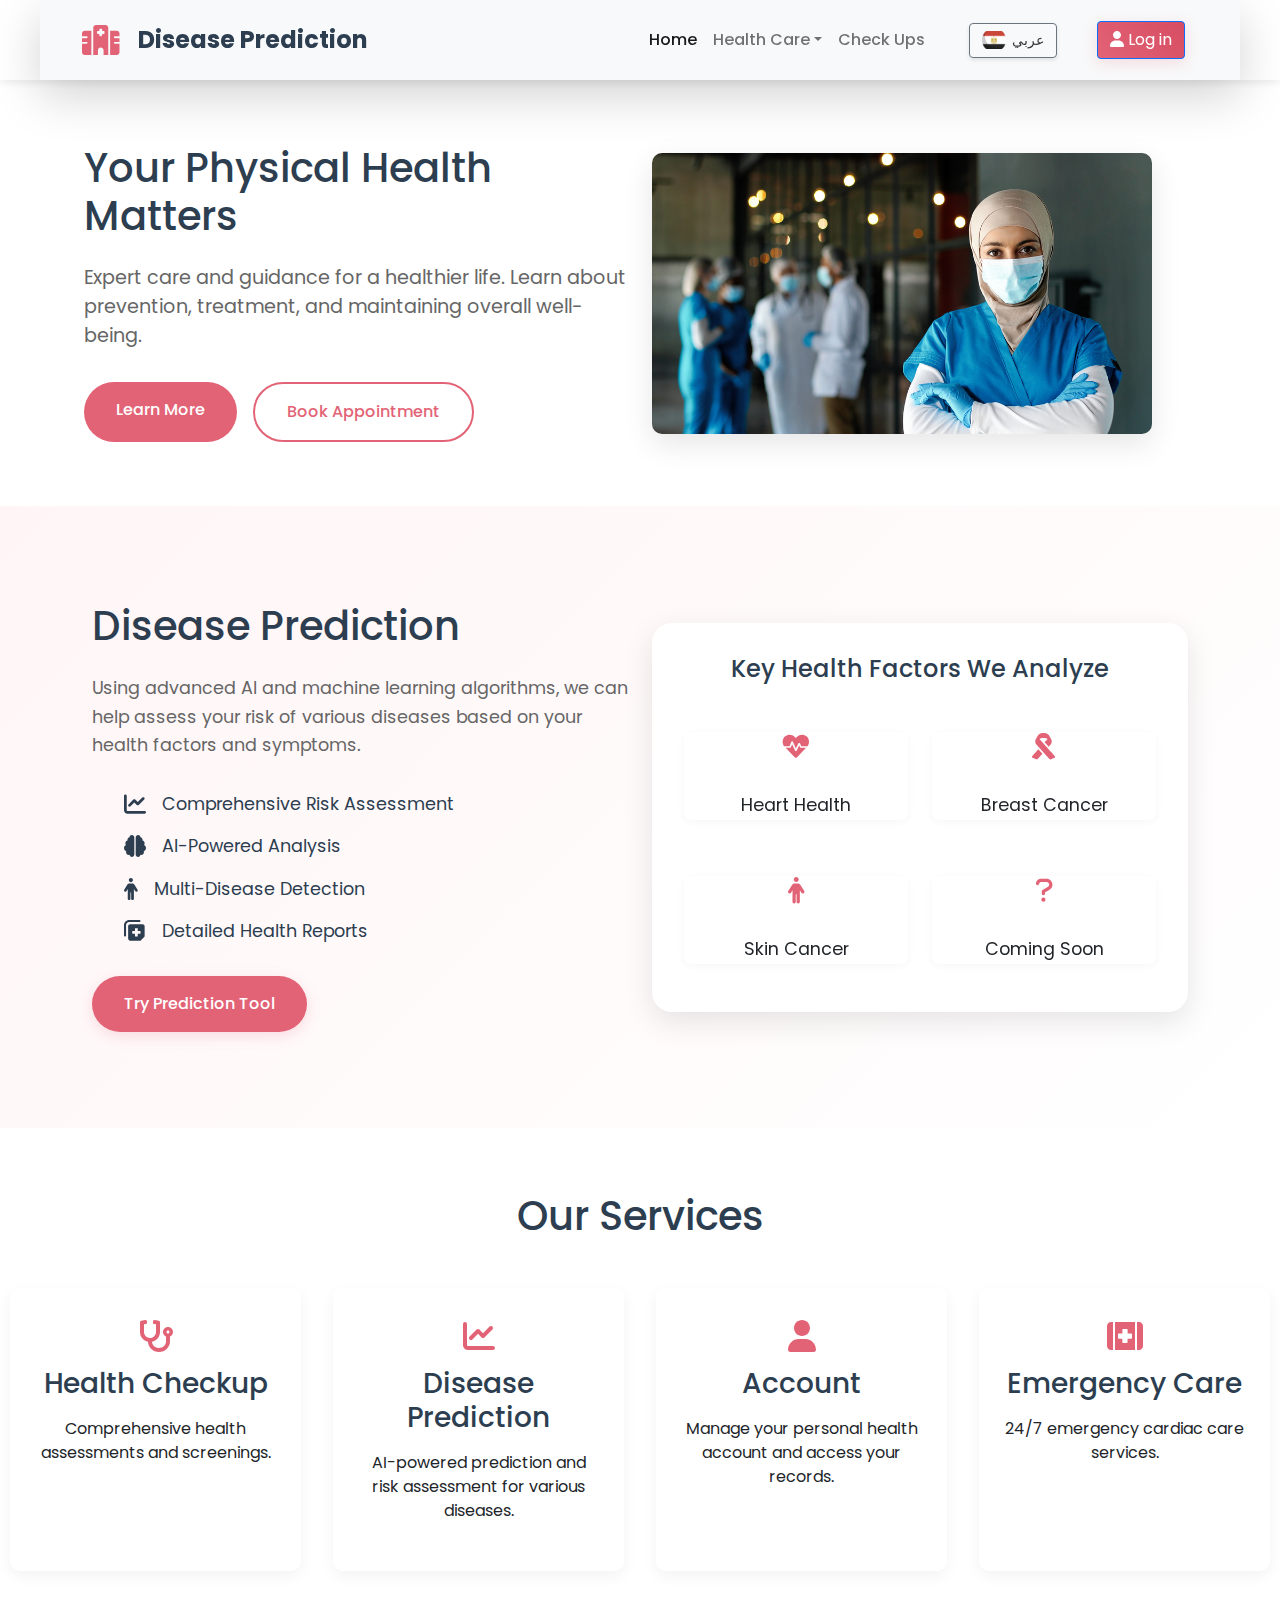
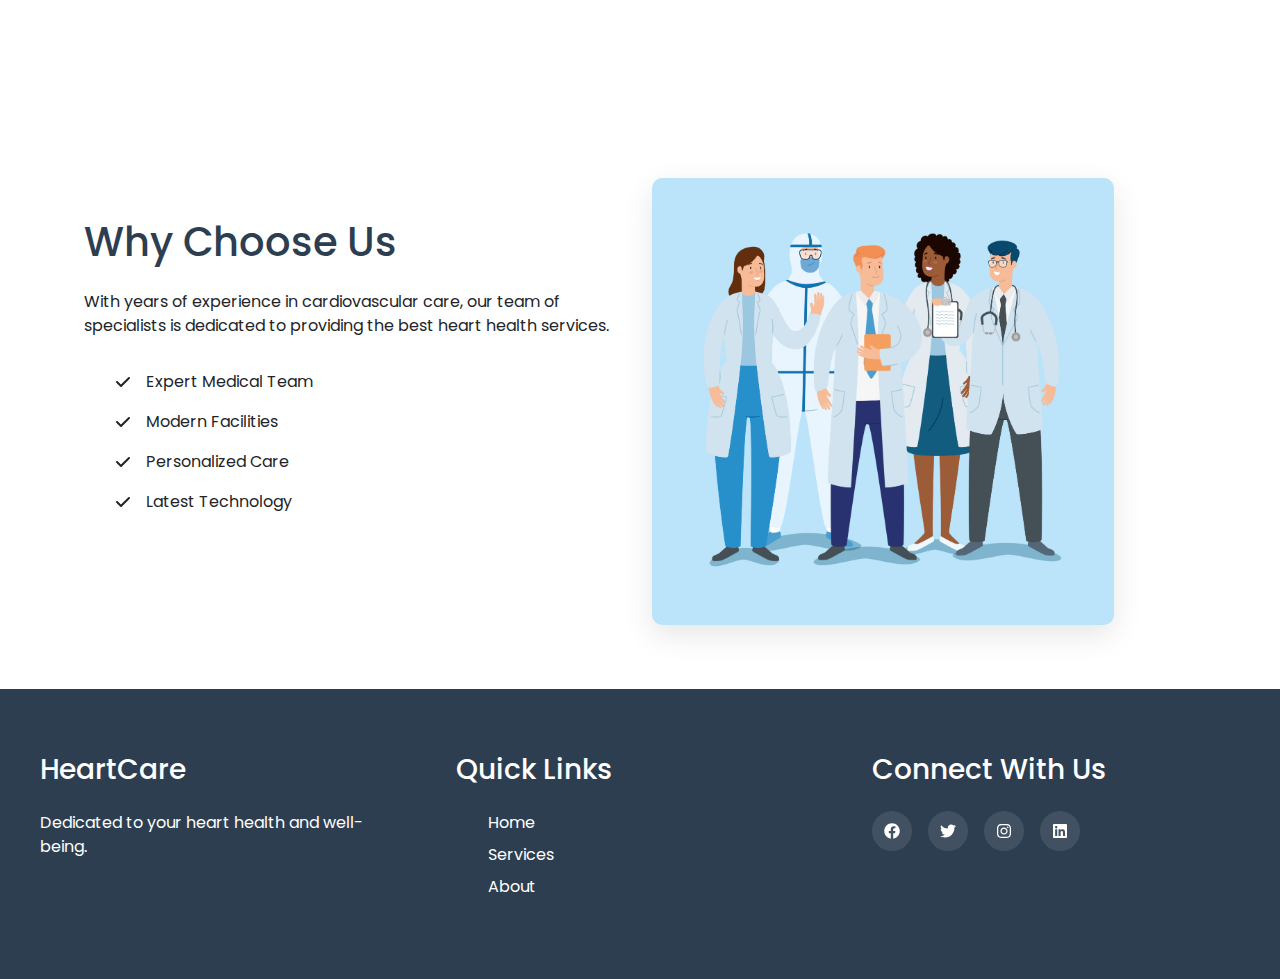
<file: index.html>
<!DOCTYPE html>
<html lang="en" dir="ltr">
<head>
    <meta charset="UTF-8">
    <meta name="viewport" content="width=device-width, initial-scale=1.0">
    <link rel="icon" type="image/x-icon" href="image/favicon/hospital-building.png">
    <title> Health Center</title>
    
    <!-- CSS Files -->
    <link rel="stylesheet" href="css/index.css">
    <!-- Font Awesome -->
    <link rel="stylesheet" href="bootstrap-5.3.6-dist/css/all.min.css">
    <!-- Google Fonts -->
    <link href="https://fonts.googleapis.com/css2?family=Poppins:wght@300;400;500;600;700&display=swap" rel="stylesheet">
    <!-- Bootstrap CSS -->
    <link href="bootstrap-5.3.6-dist/css/bootstrap.min.css" rel="stylesheet">
</head>
<body>
    
    <!-- =================== HEADER SECTION START =================== -->
    <header>
        <nav class="navbar navbar-expand-lg navbar-light bg-light shadow-lg ">
            <div class="container">
                <a class="navbar-brand d-flex align-items-center logo" href="index.html">
                    <i class="fa-solid fa-hospital me-2 fa-xl" style="color: #e36376"></i>
                    <span>Disease Prediction</span>
                </a>
                <button class="navbar-toggler" type="button" data-bs-toggle="collapse" data-bs-target="#navbarNav" aria-controls="navbarNav" aria-expanded="false" aria-label="Toggle navigation">
                    <span class="navbar-toggler-icon"></span>
                </button>
                <div class="collapse navbar-collapse" id="navbarNav">
                    <ul class="navbar-nav ms-auto mb-2 mb-lg-0 nav-links">
                        <li class="nav-item"><a href="#" class="nav-link active" data-i18n="home">Home</a></li>
                        <li class="nav-item dropdown">
                            <a class="nav-link dropdown-toggle" href="#" id="healthCareDropdown" role="button" data-bs-toggle="dropdown" aria-expanded="false" data-i18n="healthCareDropdownTitle">Health Care</a>
                            <ul class="dropdown-menu" aria-labelledby="healthCareDropdown">
                                <li><a class="dropdown-item" href="heart.html" data-i18n="heartDisease">Heart Disease</a></li>
                                <li><a class="dropdown-item" href="brest.html" data-i18n="breastCancer">Breast Cancer</a></li>
                                <li><a class="dropdown-item" href="skin.html" data-i18n="skinCancer">Skin Cancer</a></li>
                            </ul>
                        </li>
                        <li class="nav-item logged-in-only"><a href="checkup_list.html" id="checkUpsNavLink" class="nav-link" data-i18n="checkUps">Check Ups</a></li>
                    </ul>
                    <div class="d-flex align-items-center ms-lg-3 nav-right">
                        <div class="language-switcher me-2">
                            <button class="lang-toggle-btn btn btn-outline-secondary">
                                <div class="flag-wrapper en active">
                                    <img src="image/flags/egypt.png" alt="Arabic" class="flag-icon" data-lang="ar">
                                    <span class="flag-name" data-i18n="arabic">عربي</span>
                                </div>
                                <div class="flag-wrapper ar">
                                    <img src="image/flags/uk.png" alt="English" class="flag-icon" data-lang="en">
                                    <span class="flag-name" data-i18n="english">English</span>
                                </div>
                            </button>
                        </div>
                        <div class="sign-in-btn">
                            <a href="/Login_page/login.html" id="openLoginPopup" class="signin-link btn btn-primary">
                                <i class="fas fa-user"></i> 
                                <span data-i18n="signIn">Log in</span>
                            </a>
                        </div>
                    </div>
                </div>
            </div>
        </nav>
    </header>
    <!-- =================== HEADER SECTION END =================== -->

    <!-- =================== LOGIN POPUP START =================== -->
    <!-- Removed Login Popup HTML -->
    <!-- =================== LOGIN POPUP END =================== -->

    <!-- =================== HERO SECTION START =================== -->
    <section class="hero">
        <div class="container">
            <div class="row align-items-center">
                <div class="col-md-6">
                    <div class="hero-content">
                        <h1 data-i18n="heroTitle">Your Physical Health Matters</h1>
                        <p data-i18n="heroDescription">Expert care and guidance for a healthier life. Learn about prevention, treatment, and maintaining overall well-being.</p>
                        <div class="cta-buttons">
                            <a href="https://www.mohp.gov.eg/Articles.aspx?csrt=10636529643083843988" class="primary-btn" data-i18n="learnMore">Learn More</a>
                            <a href="#appointment" class="secondary-btn" data-i18n="bookAppointment">Book Appointment</a>
                        </div>
                    </div>
                </div>
                <div class="col-md-6">
                    <div class="hero-image">
                        <img src="image/main1010.png" alt="Health Illustration" class="img-fluid">
                    </div>
                </div>
            </div>
        </div>
    </section>
    <!-- =================== HERO SECTION END =================== -->

    <!-- =================== DISEASE PREDICTION SECTION START =================== -->
    <section class="prediction">
        <div class="container">
            <div class="row align-items-center">
                <div class="col-md-6">
                    <div class="prediction-content">
                        <h2 data-i18n="diseasePrediction">Disease Prediction</h2>
                        <p data-i18n="predictionDesc">Using advanced AI and machine learning algorithms, we can help assess your risk of various diseases based on your health factors and symptoms.</p>
                        <ul class="prediction-features">
                            <li><i class="fa-solid fa-chart-line fa-lg"></i> <span data-i18n="riskAssessment">Comprehensive Risk Assessment</span></li>
                            <li><i class="fa-solid fa-brain fa-lg"></i> <span data-i18n="aiAnalysis">AI-Powered Analysis</span></li>
                            <li><i class="fa-solid fa-person fa-lg"></i> <span data-i18n="multiDisease">Multi-Disease Detection</span></li>
                            <li><i class="fa-solid fa-notes-medical fa-lg"></i> <span data-i18n="healthReports">Detailed Health Reports</span></li>
                        </ul>
                        <a href="/prediction" class="predict-btn" data-i18n="tryPrediction">Try Prediction Tool</a>
                    </div>
                </div>
                <div class="col-md-6">
                    <div class="prediction-visual">
                        <div class="prediction-card">
                            <h3 data-i18n="keyFactors">Key Health Factors We Analyze</h3>
                            <div class="factor-grid row">
                                <div class="col-12">
                                    <div class="row">
                                        <div class="factor col-sm-6 col-md-6 col-lg-6" data-factor="heart">
                                            <div class="card-inner">
                                                <div class="card-front">
                                                    <i class="fa-solid fa-heart-pulse fa-xl" style="color: #e36376;"></i>
                                                    <hr>
                                                    <span data-i18n="heartHealth">Heart Health</span>
                                                </div>
                                                <div class="card-back">
                                                    <span class="factor-desc" data-i18n="heartSymptom">Feeling of pressure or pain in the chest</span>
                                                </div>
                                            </div>
                                        </div>
                                        <div class="factor col-sm-6 col-md-6 col-lg-6" data-factor="breast">
                                            <div class="card-inner">
                                                <div class="card-front">
                                                    <i class="fa-solid fa-ribbon fa-xl" style="color: #e36376;"></i>
                                                    <hr>
                                                    <span data-i18n="cancerRisk">Breast Cancer</span>
                                                </div>
                                                <div class="card-back">
                                                    <span class="factor-desc" data-i18n="breastSymptom">A painless, hard lump in the breast or underarm</span>
                                                </div>
                                            </div>
                                        </div>
                                    </div>
                                </div>
                                <div class="col-12">
                                    <div class="row">
                                        <div class="factor col-sm-6 col-md-6 col-lg-6" data-factor="skin">
                                            <div class="card-inner">
                                                <div class="card-front">
                                                    <i class="fa-solid fa-person fa-xl" style="color: #e36376;"></i>
                                                    <hr>
                                                    <span data-i18n="skinCancer">Skin Cancer</span>
                                                </div>
                                                <div class="card-back">
                                                    <span class="factor-desc" data-i18n="skinSymptom">Mole that changes in shape, size, or color</span>
                                                </div>
                                            </div>
                                        </div>
                                        <div class="factor col-sm-6 col-md-6 col-lg-6" data-factor="vital">
                                            <div class="card-inner">
                                                <div class="card-front">
                                                    <i class="fa-solid fa-question fa-xl" style="color: #e36376;"></i>
                                                    <hr>
                                                    <span data-i18n="vitalSigns">Coming Soon</span>
                                                </div>
                                                <div class="card-back">
                                                    <span data-i18n="analyzingVitals">Loading...</span>
                                                </div>
                                            </div>
                                        </div>
                                    </div>
                                </div>
                            </div>
                        </div>
                    </div>
                </div>
            </div>
        </div>
    </section>
    <!-- =================== DISEASE PREDICTION SECTION END =================== -->

    <!-- =================== FEATURES SECTION START =================== -->
    <section class="features">
        <div class="container">
            <h2 class="text-center mb-5" data-i18n="ourServices">Our Services</h2>
            <div class="d-flex justify-content-center">
                <div class="features-grid row justify-content-center flex-lg-nowrap gx-lg-5" style="max-width: 1200px;">
                    <div class="feature-card col-12 col-sm-6 col-md-6 col-lg-3 mb-4">
                        <i class="fa-solid fa-stethoscope fa-2xl" style="color: #e36376; padding-bottom: 15px"></i>
                        <h3 data-i18n="healthCheckup">Health Checkup</h3>
                        <p data-i18n="healthCheckupDesc">Comprehensive health assessments and screenings.</p>
                    </div>
                    <div class="feature-card col-12 col-sm-6 col-md-6 col-lg-3 mb-4">
                        <i class="fa-solid fa-chart-line fa-2xl" style="color: #e36376; padding-bottom: 15px"></i>
                        <h3 data-i18n="diseasePredictionService">Disease Prediction</h3>
                        <p data-i18n="diseasePredictionDesc">AI-powered prediction and risk assessment for various diseases.</p>
                    </div>
                    <div class="feature-card col-12 col-sm-6 col-md-6 col-lg-3 mb-4">
                        <i class="fa-solid fa-user fa-2xl" style="color: #e36376; padding-bottom: 15px"></i>
                        <h3 data-i18n="accountService">Account</h3>
                        <p data-i18n="accountServiceDesc">Manage your personal health account and access your records.</p>
                    </div>
                    <div class="feature-card col-12 col-sm-6 col-md-6 col-lg-3 mb-4">
                        <i class="fa-solid fa-kit-medical fa-2xl" style="color: #e36376; padding-bottom: 15px;"></i>
                        <h3 data-i18n="emergencyCare">Emergency Care</h3>
                        <p data-i18n="emergencyCareDesc">24/7 emergency cardiac care services.</p>
                    </div>
                </div>
            </div>
        </div>
    </section>
    <!-- =================== FEATURES SECTION END =================== -->

    <!-- =================== ABOUT SECTION START =================== -->
    <section class="about" id="about">
        <div class="container">
            <div class="row align-items-center">
                <div class="col-md-6">
                    <div class="about-content">
                        <h2 data-i18n="whyChooseUs">Why Choose Us</h2>
                        <p data-i18n="aboutDesc">With years of experience in cardiovascular care, our team of specialists is dedicated to providing the best heart health services.</p>
                        <ul class="benefits">
                            <li><i class="fa-solid fa-check"></i> <span data-i18n="expertTeam">Expert Medical Team</span></li>
                            <li><i class="fa-solid fa-check"></i> <span data-i18n="modernFacilities">Modern Facilities</span></li>
                            <li><i class="fa-solid fa-check"></i> <span data-i18n="personalizedCare">Personalized Care</span></li>
                            <li><i class="fa-solid fa-check"></i> <span data-i18n="latestTechnology">Latest Technology</span></li>
                        </ul>
                    </div>
                </div>
                <div class="col-md-6">
                    <div class="about-image">
                        <img src="image/group.jpg" alt="Medical Team" class="img-fluid">
                    </div>
                </div>
            </div>
        </div>
    </section>
    <!-- =================== ABOUT SECTION END =================== -->

    <!-- =================== FOOTER SECTION START =================== -->
    <footer>
        <div class="footer-content">
            <div class="footer-section">
                <h3>HeartCare</h3>
                <p>Dedicated to your heart health and well-being.</p>
            </div>
            <div class="footer-section">
                <h3 data-i18n="quickLinks">Quick Links</h3>
                <ul>
                    <li><a href="#home" data-i18n="home">Home</a></li>
                    <li><a href="#services" data-i18n="ourServices">Services</a></li>
                    <li><a href="#about" data-i18n="whyChooseUs">About</a></li>
                </ul>
            </div>
            <div class="footer-section">
                <h3 data-i18n="connectWithUs">Connect With Us</h3>
                <div class="social-links">
                    <a href="#"><i class="fab fa-facebook"></i></a>
                    <a href="#"><i class="fab fa-twitter"></i></a>
                    <a href="#"><i class="fab fa-instagram"></i></a>
                    <a href="#"><i class="fab fa-linkedin"></i></a>
                </div>
            </div>
        </div>
    </footer>
    <!-- =================== FOOTER SECTION END =================== -->

    <!-- =================== SCRIPTS & STYLES START =================== -->
    <script src="js/translations.js"></script>
    <script>
        document.addEventListener('DOMContentLoaded', function() {
            // Add click event listener for sign-in button
            const signInBtn = document.getElementById('openLoginPopup');
            if (signInBtn) {
                signInBtn.addEventListener('click', function(e) {
                    // e.preventDefault(); // Removed to allow direct link
                    // openPopup(); // Removed as popup is no longer used
                });
            }

            const langButton = document.querySelector('.lang-toggle-btn');
            const flagWrappers = document.querySelectorAll('.flag-wrapper');
            const htmlElement = document.documentElement;
            
            // Set initial language
            const savedLang = localStorage.getItem('language') || 'en';
            updateLanguage(savedLang);
            
            langButton.addEventListener('click', function() {
                const currentLang = htmlElement.lang;
                const newLang = currentLang === 'en' ? 'ar' : 'en';
                updateLanguage(newLang);
                localStorage.setItem('language', newLang);
            });
            
            function updateLanguage(lang) {
                // Update active flag wrapper
                flagWrappers.forEach(wrapper => {
                    if (wrapper.classList.contains(lang)) {
                        wrapper.classList.add('active');
                    } else {
                        wrapper.classList.remove('active');
                    }
                });
                
                // Set document direction and language
                htmlElement.lang = lang;
                htmlElement.dir = lang === 'ar' ? 'rtl' : 'ltr';
                
                // Update all translations
                document.querySelectorAll('[data-i18n]').forEach(element => {
                    const key = element.dataset.i18n;
                    if (translations[lang] && translations[lang][key]) {
                        if (element.tagName === 'INPUT') {
                            if (element.type === 'text' || element.type === 'number') {
                                element.placeholder = translations[lang][key];
                            }
                        } else {
                            element.textContent = translations[lang][key];
                        }
                    }
                });
            }

            // Safety: Always hide dashboard sidebar on page load
            var dashboardSidebar = document.getElementById('dashboardSidebar');
            if (dashboardSidebar) {
                dashboardSidebar.classList.remove('active');
            }

            document.querySelectorAll('.factor').forEach(factor => {
                factor.addEventListener('click', function() {
                    if (factor.classList.contains('flipped')) return;
                    factor.classList.add('flipped');
                    setTimeout(() => {
                        factor.classList.remove('flipped');
                    }, 3000); // 3 seconds
                });
            });
        });

        // --- DISABLED LOGIN CHECK ---
        // function checkLoginStatus() {
        //     const isLoggedIn = localStorage.getItem('isLoggedIn') === 'true';
        //     const checkUpsNavItem = document.querySelector('.nav-item.logged-in-only');

        //     if (checkUpsNavItem) {
        //         if (isLoggedIn) {
        //             checkUpsNavItem.style.display = ''; // Show the item
        //         } else {
        //             checkUpsNavItem.style.display = 'none'; // Hide the item
        //         }
        //     }
        // }
        // document.addEventListener('DOMContentLoaded', function() {
        //     checkLoginStatus();

            // Add listener for messages from the iframe (e.g., login success, logout)
            window.addEventListener('message', function(event) {
                console.log('Received message in index.html:', event.data);
                if (event.data === 'loginSuccess' || event.data === 'logoutSuccess') {
                    // Re-check login status when a relevant message is received
                    checkLoginStatus();
                    // Update sign-in button text based on login status
                    const signInBtn = document.querySelector('.signin-link');
                    if (signInBtn) {
                        if (isLoggedIn) {
                             signInBtn.innerHTML = '<i class="fas fa-user"></i> <span data-i18n="profile">Profile</span>';
                        } else {
                             signInBtn.innerHTML = '<i class="fas fa-user"></i> <span data-i18n="signIn">Log in</span>';
                        }
                    }
                }
            });
             // Initial check on load for the sign-in button text
             const signInBtn = document.querySelector('.signin-link');
             const isLoggedIn = localStorage.getItem('isLoggedIn') === 'true';
             if (signInBtn) {
                 if (isLoggedIn) {
                      signInBtn.innerHTML = '<i class="fas fa-user"></i> <span data-i18n="profile">Profile</span>';
                 } else {
                      signInBtn.innerHTML = '<i class="fas fa-user"></i> <span data-i18n="signIn">Log in</span>';
                 }
             }
        });
        // --- END DISABLED LOGIN CHECK ---

        // Removed popup handling functions and iframe message listener
        // function openPopup() { /* Removed */ }
        // function closePopup() { /* Removed */ }
        // window.addEventListener('message', function(event) { /* Removed */ });
        // const loginPopup = document.getElementById('loginPopup'); /* Removed */
        // if (loginPopup) { /* Removed */ }

        // Check login status on page load - This remains, as it checks localStorage
        document.addEventListener('DOMContentLoaded', function() {
            const isLoggedIn = localStorage.getItem('isLoggedIn') === 'true';
            if (isLoggedIn) {
                const signInBtn = document.querySelector('.signin-link');
                if (signInBtn) {
                    signInBtn.innerHTML = '<i class="fas fa-user"></i> <span data-i18n="profile">Profile</span>';
                }
            }
        });
    </script>
    <!-- Bootstrap JS Bundle (with Popper) -->
    <script src="bootstrap-5.3.6-dist/js/bootstrap.bundle.min.js"></script>
    <!-- Arrow to Top Button -->
    <button id="toTopBtn" title="Go to top" aria-label="Go to top">
        <i class="fa-solid fa-arrow-up"></i>
    </button>
    <script>
    // Header hide on scroll and arrow to top logic
    (function() {
        const header = document.querySelector('header');
        const toTopBtn = document.getElementById('toTopBtn');
        let lastScrollY = window.scrollY;
        let ticking = false;

        function onScroll() {
            if (!ticking) {
                window.requestAnimationFrame(() => {
                    const currentScroll = window.scrollY;
                    // Hide header on scroll down, show on scroll up
                    if (currentScroll > lastScrollY && currentScroll > 100) {
                        header.classList.add('header-hidden');
                    } else {
                        header.classList.remove('header-hidden');
                    }
                    // Show arrow if scrolled down
                    if (currentScroll > 200) {
                        toTopBtn.classList.add('show');
                    } else {
                        toTopBtn.classList.remove('show');
                    }
                    lastScrollY = currentScroll;
                    ticking = false;
                });
                ticking = true;
            }
        }
        window.addEventListener('scroll', onScroll);
        toTopBtn.addEventListener('click', function() {
            window.scrollTo({ top: 0, behavior: 'smooth' });
        });
    })();
    </script>
    <script src="bootstrap-5.3.6-dist/js/all.min.js"></script>
</body>
</html>
</file>
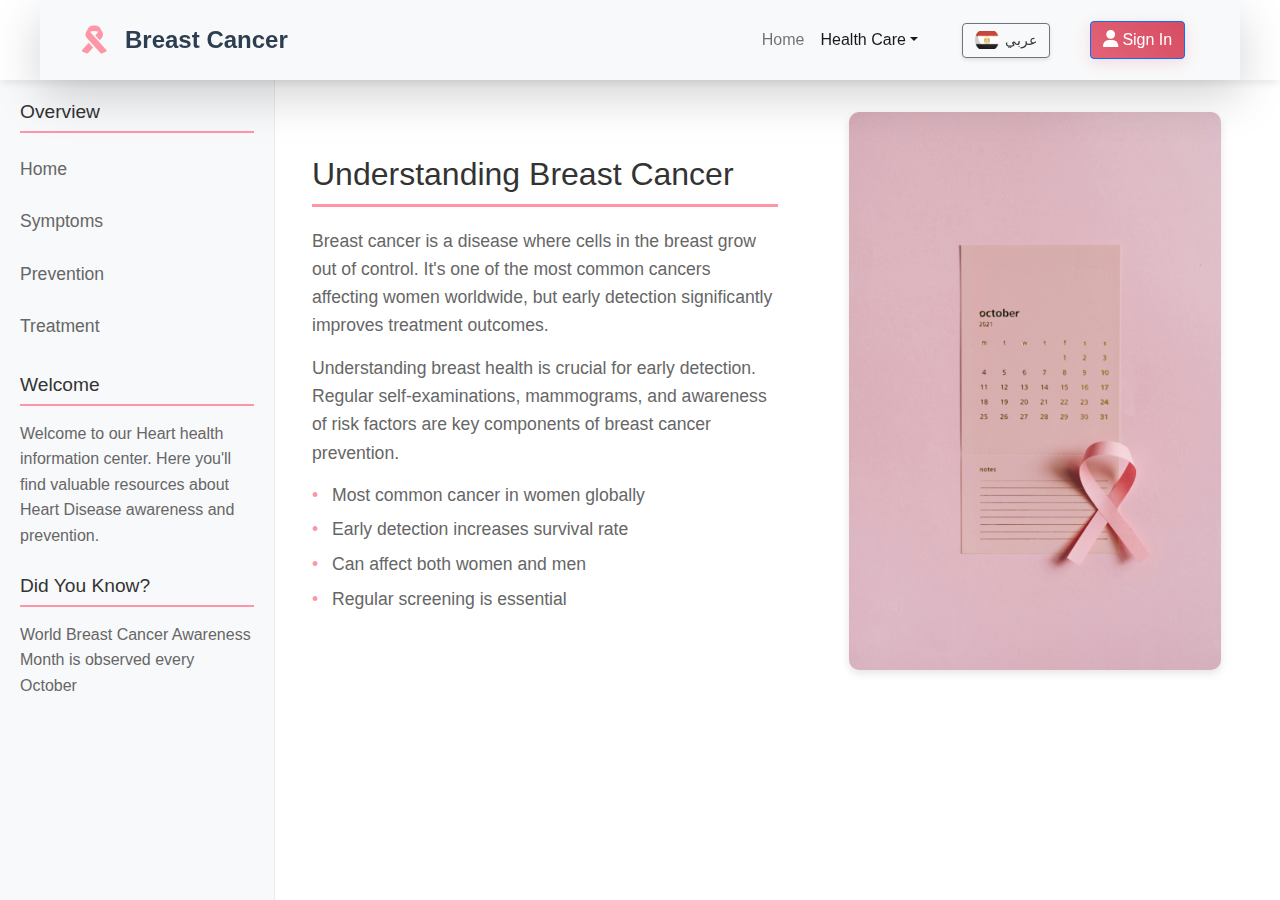
<file: brest.html>
<!DOCTYPE html>
<html lang="en" dir="ltr">
<head>
    <meta charset="UTF-8">
    <meta name="viewport" content="width=device-width, initial-scale=1.0">
    <link rel="icon" type="image/x-icon" href="image/favicon/cancer-ribbon.png">

    <title>Breast Care</title>
    <!-- CSS File -->
    <link rel="stylesheet" href="css/index.css">
    <link rel="stylesheet" href="css/heart.css"></link>
    <!-- Font Awesome for heart icon -->
    <link rel="stylesheet" href="https://cdnjs.cloudflare.com/ajax/libs/font-awesome/6.0.0/css/all.min.css">
    <!-- Bootstrap CSS -->
    <link href="bootstrap-5.3.6-dist/css/bootstrap.min.css" rel="stylesheet">
</head>
<body>
    <!-- Start Header -->
    <header>
        <nav class="navbar navbar-expand-lg navbar-light bg-light shadow-lg ">
            <div class="container">
                <a class="navbar-brand d-flex align-items-center logo" href="index.html">
                    <i class="fa-solid fa-ribbon me-2 fa-xl" style="color: #FF96A7;"></i>
                    <span data-i18n="breastCancer">Breast Cancer</span>
                </a>
                <button class="navbar-toggler" type="button" data-bs-toggle="collapse" data-bs-target="#navbarNav" aria-controls="navbarNav" aria-expanded="false" aria-label="Toggle navigation">
                    <span class="navbar-toggler-icon"></span>
                </button>
                <div class="collapse navbar-collapse" id="navbarNav">
                    <ul class="navbar-nav ms-auto mb-2 mb-lg-0 nav-links">
                        <li class="nav-item"><a href="index.html" class="nav-link" data-i18n="home">Home</a></li>
                        <li class="nav-item dropdown">
                            <a class="nav-link dropdown-toggle active" href="#" id="healthCareDropdown" role="button" data-bs-toggle="dropdown" aria-expanded="false">Health Care</a>
                            <ul class="dropdown-menu" aria-labelledby="healthCareDropdown">
                                <li><a class="dropdown-item" href="heart.html" data-i18n="heartDisease">Heart Disease</a></li>
                                <li><a class="dropdown-item" href="brest.html" data-i18n="breastCancer">Breast Cancer</a></li>
                                <li><a class="dropdown-item" href="skin.html" data-i18n="skinCancer">Skin Cancer</a></li>
                            </ul>
                        </li>
                    </ul>
                    <div class="d-flex align-items-center ms-lg-3 nav-right">
                        <div class="language-switcher me-2">
                            <button class="lang-toggle-btn btn btn-outline-secondary">
                                <div class="flag-wrapper en active">
                                    <img src="image/flags/egypt.png" alt="Arabic" class="flag-icon" data-lang="ar">
                                    <span class="flag-name" data-i18n="arabic">عربي</span>
                                </div>
                                <div class="flag-wrapper ar">
                                    <img src="image/flags/uk.png" alt="English" class="flag-icon" data-lang="en">
                                    <span class="flag-name" data-i18n="english">English</span>
                                </div>
                            </button>
                        </div>
                        <div class="sign-in-btn">
                            <button id="openLoginPopup" class="signin-link btn btn-primary">
                                <i class="fas fa-user"></i> 
                                <span data-i18n="signIn">Log in</span>
                            </button>
                        </div>
                    </div>
                </div>
            </div>
        </nav>
    </header>
    <!-- =================== HEADER SECTION END =================== -->

    <!-- Start Main Section -->
    <section class="main-content">
        <div class="container">
            <div class="row heart-info">
                <div class="col-12 col-md-6 text-content">
                    <h2 data-i18n="breastTitle">Understanding Breast Cancer</h2>
                    <p data-i18n="breastIntro">Breast cancer is a disease where cells in the breast grow out of control. It's one of the most common cancers affecting women worldwide, but early detection significantly improves treatment outcomes.</p>
                    <p data-i18n="breastDescription">Understanding breast health is crucial for early detection. Regular self-examinations, mammograms, and awareness of risk factors are key components of breast cancer prevention.</p>
                    <ul class="heart-facts">
                        <li data-i18n="mostCommonCancer">Most common cancer in women globally</li>
                        <li data-i18n="earlyDetection">Early detection increases survival rate</li>
                        <li data-i18n="affectsBoth">Can affect both women and men</li>
                        <li data-i18n="regularScreening">Regular screening is essential</li>
                    </ul>
                </div>
                <div class="col-12 col-md-6 image-gallery">
                    <img src="/image/Brest/overview.jpg" alt="Breast Cancer Awareness" class="img-fluid">
                </div>
            </div>
        </div>
    </section>
    <!-- End Main Section -->

    <!-- Add this after your main-content section -->
    <section class="symptoms-content" style="display: none;">
        <div class="container">
            <div class="row heart-info">
                <div class="col-12 col-md-6 text-content">
                    <h2 data-i18n="breastCancerSymptoms">Breast Cancer Symptoms</h2>
                    <p data-i18n="breastCommonSymptoms">Common signs and symptoms of breast cancer include:</p>
                    <ul class="symptoms-list">
                        <li><i class="fa-solid fa-circle-exclamation"></i> <span data-i18n="newLump">New lump in breast or underarm</span></li>
                        <li><i class="fa-solid fa-circle-exclamation"></i> <span data-i18n="breastChanges">Changes in breast size or shape</span></li>
                        <li><i class="fa-solid fa-circle-exclamation"></i> <span data-i18n="skinChanges">Skin changes or dimpling</span></li>
                        <li><i class="fa-solid fa-circle-exclamation"></i> <span data-i18n="nippleChanges">Nipple discharge or changes</span></li>
                        <li><i class="fa-solid fa-circle-exclamation"></i> <span data-i18n="breastPain">Breast or nipple pain</span></li>
                    </ul>
                    <div class="warning-box">
                        <p><strong data-i18n="breastWarning">Warning:</strong> <span data-i18n="breastWarningMessage">If you notice any changes in your breasts, consult your healthcare provider immediately.</span></p>
                    </div>
                </div>
                <div class="col-12 col-md-6 image-gallery">
                    <img src="/image/Brest/Symptoms.jpg" alt="Breast Cancer Symptoms" class="img-fluid">
                </div>
            </div>
        </div>
    </section>

    <!-- Add Prevention Section -->
    <section class="prevention-content" style="display: none;">
        <div class="container">
            <div class="row heart-info">
                <div class="col-12 col-md-6 text-content">
                    <h2 data-i18n="breastPreventionTitle">Breast Cancer Prevention</h2>
                    <p data-i18n="breastPreventionDesc">While some risk factors can't be changed, there are steps you can take to reduce your risk:</p>
                    <ul class="prevention-list">
                        <li><i class="fa-solid fa-ribbon"></i> <span data-i18n="mammogramScreening">Regular mammogram screenings</span></li>
                        <li><i class="fa-solid fa-person-walking"></i> <span data-i18n="physicalActivity">Maintain regular physical activity</span></li>
                        <li><i class="fa-solid fa-apple-whole"></i> <span data-i18n="healthyDietBreast">Eat a healthy, balanced diet</span></li>
                        <li><i class="fa-solid fa-weight-scale"></i> <span data-i18n="healthyWeightBreast">Maintain a healthy weight</span></li>
                        <li><i class="fa-solid fa-wine-glass-empty"></i> <span data-i18n="limitAlcohol">Limit alcohol consumption</span></li>
                        <li><i class="fa-solid fa-hand-holding-heart"></i> <span data-i18n="selfExams">Monthly self-examinations</span></li>
                    </ul>
                    <div class="info-box">
                        <p><strong data-i18n="breastTip">Tip:</strong> <span data-i18n="breastPreventionTip">Regular breast self-exams and clinical screenings are crucial for early detection.</span></p>
                    </div>
                </div>
                <div class="col-12 col-md-6 image-gallery">
                    <img src="/image/Brest/e.jpg" alt="Breast Cancer Prevention" class="img-fluid">
                </div>
            </div>
        </div>
    </section>

    <!-- Add Treatment Section -->
    <section class="treatment-content" style="display: none;">
        <div class="container">
            <div class="row heart-info">
                <div class="col-12 col-md-6 text-content">
                    <h2 data-i18n="breastTreatmentTitle">Breast Cancer Treatment</h2>
                    <p data-i18n="breastTreatmentDesc">Treatment options depend on several factors including cancer stage, type, and personal preferences:</p>
                    <ul class="treatment-list">
                        <li><i class="fa-solid fa-syringe"></i> <span data-i18n="surgery">Surgery</span>
                            <span data-i18n="surgeryDesc">Including lumpectomy or mastectomy</span>
                        </li>
                        <li><i class="fa-solid fa-radiation"></i> <span data-i18n="radiation">Radiation Therapy</span>
                            <span data-i18n="radiationDesc">Targeted treatment to destroy cancer cells</span>
                        </li>
                        <li><i class="fa-solid fa-pills"></i> <span data-i18n="chemotherapy">Chemotherapy</span>
                            <span data-i18n="chemotherapyDesc">Systemic treatment to kill cancer cells</span>
                        </li>
                        <li><i class="fa-solid fa-staff-snake"></i> <span data-i18n="hormoneTherapy">Hormone Therapy</span>
                            <span data-i18n="hormoneTherapyDesc">For hormone receptor-positive cancers</span>
                        </li>
                        <li><i class="fa-solid fa-user-doctor"></i> <span data-i18n="regularMonitoring">Regular Monitoring</span>
                            <span data-i18n="monitoringDescBreast">Ongoing follow-up care and screenings</span>
                        </li>
                    </ul>
                    <div class="treatment-box">
                        <p><strong data-i18n="importantNote">Important:</strong> <span data-i18n="treatmentNoteBreast">Treatment plans are personalized for each patient's specific situation.</span></p>
                    </div>
                </div>
                <div class="col-12 col-md-6 image-gallery">
                    <img src="/image/Brest/bers.png" alt="Breast Cancer Treatment" class="img-fluid">
                </div>
            </div>
        </div>
    </section>

    <!-- Start Aside -->
    <div class="aside" id="sidebar">
        <div class="sidebar">
            <h3 data-i18n="overview">Overview</h3>
            <ul>
                <li><a href="#home" class="home-link" data-i18n="home">Home</a></li>
                <li><a href="#symptoms" data-i18n="symptoms">Symptoms</a></li>
                <li><a href="#prevention" data-i18n="prevention">Prevention</a></li>
                <li><a href="#treatment" data-i18n="treatment">Treatment</a></li>
            </ul>

            <h3 data-i18n="welcome">Welcome</h3>
            <p data-i18n="welcomeMessage">Welcome to our breast health information center. Here you'll find valuable resources about breast cancer awareness and prevention.</p>

            <h3 data-i18n="didYouKnow">Did You Know?</h3>
            <p data-i18n="awarenessMonth">World Breast Cancer Awareness Month is observed every October</p>
        </div>
    </div>
    <!-- End Aside -->

    <!-- Update Script -->
    <script>
    document.addEventListener('DOMContentLoaded', function() {
        const mainContent = document.querySelector('.main-content');
        const symptomsContent = document.querySelector('.symptoms-content');
        const preventionContent = document.querySelector('.prevention-content');
        const treatmentContent = document.querySelector('.treatment-content');
        const menuIcon = document.querySelector('.menu-icon');
        const sidebar = document.getElementById('sidebar');
        const navbarToggler = document.querySelector('.navbar-toggler');

        function hideAllSections() {
            mainContent.style.display = 'none';
            symptomsContent.style.display = 'none';
            preventionContent.style.display = 'none';
            treatmentContent.style.display = 'none';
        }

        // Handle window resize
        function handleResize() {
            if (window.innerWidth > 768) {
                sidebar.classList.remove('hidden');
                sidebar.style.display = 'block';
            } else {
                sidebar.classList.add('hidden');
            }
        }

        // Initial check
        handleResize();

        // Listen for window resize
        window.addEventListener('resize', handleResize);

        // Toggle sidebar on Bootstrap navbar toggler click (mobile only)
        if (navbarToggler) {
            navbarToggler.addEventListener('click', function(e) {
                if (window.innerWidth <= 768) {
                    e.stopPropagation();
                    sidebar.classList.toggle('hidden');
                }
            });
        }

        // Hide sidebar when clicking outside (mobile only)
        document.addEventListener('click', function(event) {
            if (window.innerWidth <= 768 && 
                !sidebar.contains(event.target) && 
                !navbarToggler.contains(event.target)) {
                sidebar.classList.add('hidden');
            }
        });

        // Prevent clicks inside sidebar from closing it
        sidebar.addEventListener('click', function(e) {
            e.stopPropagation();
        });

        // Handle navigation clicks
        const links = sidebar.querySelectorAll('a');
        links.forEach(link => {
            link.addEventListener('click', function() {
                if (window.innerWidth <= 768) {
                    sidebar.classList.add('hidden');
                }
            });
        });

        // Content handlers remain the same
        const homeLink = document.querySelector('.home-link');
        homeLink.addEventListener('click', function(e) {
            e.preventDefault();
            hideAllSections();
            mainContent.style.display = 'block';
        });

        const symptomsLink = document.querySelector('a[href="#symptoms"]');
        symptomsLink.addEventListener('click', function(e) {
            e.preventDefault();
            hideAllSections();
            symptomsContent.style.display = 'block';
        });

        const preventionLink = document.querySelector('a[href="#prevention"]');
        preventionLink.addEventListener('click', function(e) {
            e.preventDefault();
            hideAllSections();
            preventionContent.style.display = 'block';
        });

        const treatmentLink = document.querySelector('a[href="#treatment"]');
        treatmentLink.addEventListener('click', function(e) {
            e.preventDefault();
            hideAllSections();
            treatmentContent.style.display = 'block';
        });
    });
    </script>

    <!-- Add before closing body tag -->
    <script src="js/translations.js"></script>
    <script>
        document.addEventListener('DOMContentLoaded', function() {
            const langButton = document.querySelector('.lang-toggle-btn');
            const flagWrappers = document.querySelectorAll('.flag-wrapper');
            const htmlElement = document.documentElement;
            
            // Set initial language
            const savedLang = localStorage.getItem('language') || 'en';
            updateLanguage(savedLang);
            
            langButton.addEventListener('click', function() {
                const currentLang = htmlElement.lang;
                const newLang = currentLang === 'en' ? 'ar' : 'en';
                updateLanguage(newLang);
                localStorage.setItem('language', newLang);
                
                // Update button aria-label
                const newLabel = newLang === 'en' ? 'Switch to Arabic' : 'Switch to English';
                this.setAttribute('aria-label', newLabel);
            });
            
            function updateLanguage(lang) {
                // Update active flag wrapper
                flagWrappers.forEach(wrapper => {
                    if (wrapper.classList.contains(lang)) {
                        wrapper.classList.add('active');
                        wrapper.style.display = 'flex';
                    } else {
                        wrapper.classList.remove('active');
                        wrapper.style.display = 'none';
                    }
                });
                
                // Set document direction and language
                htmlElement.lang = lang;
                htmlElement.dir = lang === 'ar' ? 'rtl' : 'ltr';
                
                // Update all translations
                document.querySelectorAll('[data-i18n]').forEach(element => {
                    const key = element.dataset.i18n;
                    if (translations[lang] && translations[lang][key]) {
                        if (element.tagName === 'INPUT') {
                            if (element.type === 'text' || element.type === 'number') {
                                element.placeholder = translations[lang][key];
                            }
                        } else {
                            element.textContent = translations[lang][key];
                        }
                    }
                });
            }
        });
    </script>
    <!-- Add Bootstrap JS Bundle (with Popper) -->
    <script src="bootstrap-5.3.6-dist/js/bootstrap.bundle.min.js"></script>
</body>
</html>
</file>
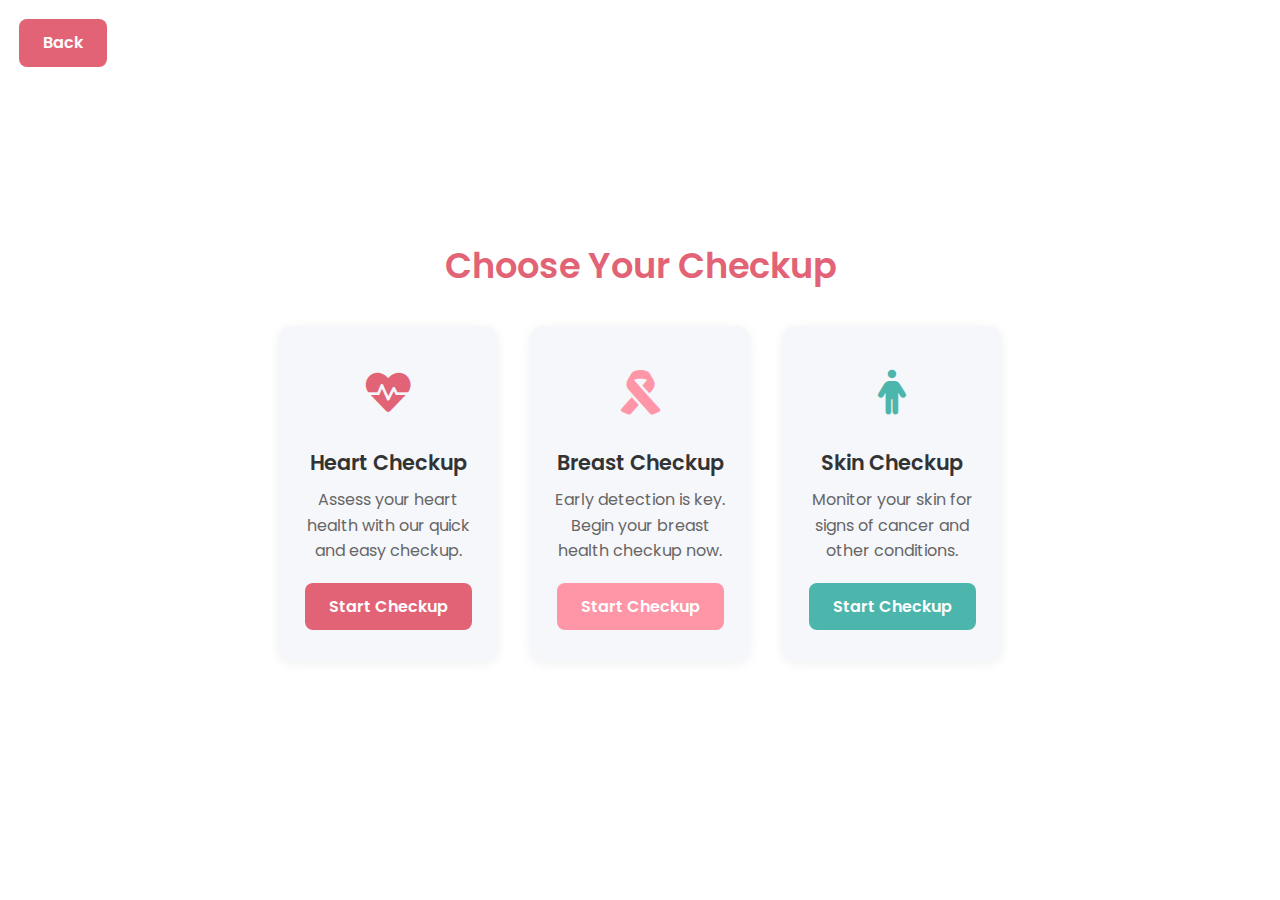
<file: checkup_list.html>
<!DOCTYPE html>
<html lang="en">
<head>
    <meta charset="UTF-8">
    <meta name="viewport" content="width=device-width, initial-scale=1.0">
    <title data-i18n="checkupSelection">Checkup Selection</title>
    <link rel="icon" href="image/favicon/to-do-list.png" type="image/x-icon">
    <link rel="stylesheet" href="https://cdnjs.cloudflare.com/ajax/libs/font-awesome/6.0.0/css/all.min.css">
    <link href="https://fonts.googleapis.com/css2?family=Poppins:wght@400;600&display=swap" rel="stylesheet">
    <link rel="stylesheet" href="css/checkups.css">
</head>
<body>
    <div class="checkup-container" id="checkup-container" style="position:relative;">
        <button type="button" class="checkup-btn" style="position:absolute; top:1.2rem; left:1.2rem; margin-bottom:0;" onclick="window.location.href='index.html'" data-i18n="back">Back</button>
        <div class="checkup-title" data-i18n="chooseYourCheckup">Choose Your Checkup</div>
        <div class="checkup-list row justify-content-center">
            <div class="checkup-card col-sm-10 col-md-6 col-lg-4 mb-4" id="heart-card">
                <div class="checkup-icon icon-heart"><i class="fa-solid fa-heart-pulse"></i></div>
                <div class="checkup-name" data-i18n="heartCheckup">Heart Checkup</div>
                <div class="checkup-desc" data-i18n="heartCheckupDesc">Assess your heart health with our quick and easy checkup.</div>
                <button class="checkup-btn" onclick="showForm('heart')" data-i18n="startCheckup">Start Checkup</button>
            </div>
            <div class="checkup-card col-sm-10 col-md-6 col-lg-4 mb-4" id="breast-card">
                <div class="checkup-icon icon-breast"><i class="fa-solid fa-ribbon"></i></div>
                <div class="checkup-name" data-i18n="breastCheckup">Breast Checkup</div>
                <div class="checkup-desc" data-i18n="breastCheckupDesc">Early detection is key. Begin your breast health checkup now.</div>
                <button class="checkup-btn breast" onclick="showForm('breast')" data-i18n="startCheckup">Start Checkup</button>
            </div>
            <div class="checkup-card col-sm-10 col-md-6 col-lg-4 mb-4" id="skin-card">
                <div class="checkup-icon icon-skin"><i class="fa-solid fa-person"></i></div>
                <div class="checkup-name" data-i18n="skinCheckup">Skin Checkup</div>
                <div class="checkup-desc" data-i18n="skinCheckupDesc">Monitor your skin for signs of cancer and other conditions.</div>
                <button class="checkup-btn skin" onclick="showForm('skin')" data-i18n="startCheckup">Start Checkup</button>
            </div>
        </div>
    </div>
    <!-- Fullscreen form overlays -->
    <div class="form-overlay" id="heart-overlay" style="display:none;">
        <form id="heart-form">
            <button type="button" class="back-btn btn btn-secondary" onclick="hideForm()" data-i18n="back">Back</button>
            <div class="checkup-icon icon-heart" style="margin-bottom:1rem;"><i class="fa-solid fa-heart-pulse"></i></div>
            <div class="checkup-name" data-i18n="heartCheckup">Heart Checkup</div>
            <div class="form-group"><label for="heart-age" data-i18n="ageLabel">Age</label><input id="heart-age" type="number" name="age" min="1" max="120" required placeholder="Age" class="form-control"></div>
            <div class="form-group"><label for="heart-sex" data-i18n="sexLabel">Sex</label><select id="heart-sex" name="sex" required class="form-select"><option value="" data-i18n="selectOption">Select</option><option value="1" data-i18n="male">Male</option><option value="0" data-i18n="female">Female</option></select></div>
            <div class="form-group"><label for="heart-cp" data-i18n="chestPainTypeLabel">Chest Pain Type (cp)</label><select id="heart-cp" name="cp" required class="form-select"><option value="" data-i18n="selectOption">Select</option><option value="1" data-i18n="typicalAngina">Typical angina (chest pain related to heart)</option><option value="2" data-i18n="atypicalAngina">Atypical angina (non-heart-related chest pain)</option><option value="3" data-i18n="nonAnginalPain">Non-anginal pain (non-cardiac origin)</option><option value="4" data-i18n="asymptomatic">Asymptomatic (no symptoms)</option></select></div>
            <div class="form-group"><label for="heart-trestbps" data-i18n="restingBPLabel">Resting Blood Pressure (trestbps)</label><input id="heart-trestbps" type="number" name="trestbps" min="90" max="200" required placeholder="Resting BP (mm Hg)" class="form-control"></div>
            <div class="form-group"><label for="heart-chol" data-i18n="cholesterolLabel">Cholesterol (chol)</label><input id="heart-chol" type="number" name="chol" min="100" max="600" required placeholder="Cholesterol (mg/dl)" class="form-control"></div>
            <div class="form-group"><label for="heart-fbs" data-i18n="fastingBSLabel">Fasting Blood Sugar (fbs)</label><input id="heart-fbs" type="number" name="fbs" required placeholder="Enter blood sugar (mg/dl)" class="form-control"></div>
            <div class="form-group"><label for="heart-restecg" data-i18n="restingECGLabel">Resting ECG (restecg)</label><input id="heart-restecg" type="number" name="restecg" min="0" max="2" required placeholder="Resting ECG (0-2, 0=normal)" class="form-control"></div>
            <div class="form-group"><label for="heart-thalach" data-i18n="maxHRLabel">Max Heart Rate (thalach)</label><input id="heart-thalach" type="number" name="thalach" min="60" max="220" required placeholder="Max Heart Rate (bpm)" class="form-control"></div>
            <div class="form-group"><label for="heart-exang" data-i18n="exerciseAnginaLabel">Exercise Induced Angina (exang)</label><select id="heart-exang" name="exang" required class="form-select"><option value="" data-i18n="selectOption">Select</option><option value="1" data-i18n="yes">Yes</option><option value="0" data-i18n="no">No</option></select></div>
            <div class="form-group"><label for="heart-oldpeak" data-i18n="oldpeakLabel">Oldpeak (ST depression)</label><input id="heart-oldpeak" type="number" name="oldpeak" step="0.1" min="0" max="6.2" required placeholder="ST Depression (0-10)" class="form-control"></div>
            <div class="form-group"><label for="heart-slope" data-i18n="slopeLabel">Slope of Peak Exercise ST Segment</label><select id="heart-slope" name="slope" required class="form-select"><option value="" data-i18n="selectOption">Select</option><option value="1" data-i18n="upsloping">Upsloping (better prognosis)</option><option value="2" data-i18n="flat">Flat</option><option value="3" data-i18n="downsloping">Downsloping (higher risk)</option></select></div>
            <div class="form-group"><label for="heart-ca" data-i18n="majorVesselsLabel">Number of Major Vessels (ca)</label><input id="heart-ca" type="number" name="ca" min="0" max="3" required placeholder="Major Vessels (0-3)" class="form-control"></div>
            <div class="form-group"><label for="heart-thal" data-i18n="thalLabel">Thal (Thallium Stress Test Result)</label><select id="heart-thal" name="thal" required class="form-select"><option value="" data-i18n="selectOption">Select</option><option value="0" data-i18n="normalBloodFlow">Normal blood flow</option><option value="1" data-i18n="fixedDefect">Fixed defect (permanent damage)</option><option value="2" data-i18n="reversibleDefect">Reversible defect (lack of blood flow under stress)</option></select></div>
            <button type="submit" class="checkup-btn btn btn-primary" style="margin-top:0.5rem;" data-i18n="submit">Submit</button>
            <div class="checkup-result" style="margin-top:1rem; color:#e36376; font-weight:600;"></div>
        </form>
    </div>

    <!-- Breast Checkup -->
    <div class="form-overlay" id="breast-overlay" style="display:none;">
        <form id="breast-form">
            <button type="button" class="back-btn btn btn-secondary" onclick="hideForm()" data-i18n="back">Back</button>
            <div class="checkup-icon icon-breast" style="margin-bottom:1rem;"><i class="fa-solid fa-ribbon"></i></div>
            <div class="checkup-name" data-i18n="breastCheckup">Breast Checkup</div>
            <div class="form-group"><label for="breast-age" data-i18n="ageLabel">Age</label><input id="breast-age" type="number" name="age" min="1" max="120" required placeholder="Age" class="form-control"></div>
            <div class="form-group"><label for="breast-clump" data-i18n="clumpThicknessLabel">Clump Thickness</label><input id="breast-clump" type="number" name="clump_thickness" min="1" max="10" required placeholder="Clump Thickness (1-10, cell density)" class="form-control"></div>
            <div class="form-group"><label for="breast-cellsize" data-i18n="uniformityCellSizeLabel">Uniformity of Cell Size</label><input id="breast-cellsize" type="number" name="uniformity_cell_size" min="1" max="10" required placeholder="Cell Size Uniformity (1-10)" class="form-control"></div>
            <div class="form-group"><label for="breast-cellshape" data-i18n="uniformityCellShapeLabel">Uniformity of Cell Shape</label><input id="breast-cellshape" type="number" name="uniformity_cell_shape" min="1" max="10" required placeholder="Cell Shape Uniformity (1-10)" class="form-control"></div>
            <div class="form-group"><label for="breast-adhesion" data-i18n="marginalAdhesionLabel">Marginal Adhesion</label><input id="breast-adhesion" type="number" name="marginal_adhesion" min="1" max="10" required placeholder="Marginal Adhesion (1-10)" class="form-control"></div>
            <div class="form-group"><label for="breast-epithelial" data-i18n="singleEpithelialCellSizeLabel">Single Epithelial Cell Size</label><input id="breast-epithelial" type="number" name="single_epithelial_cell_size" min="1" max="10" required placeholder="Epithelial Cell Size (1-10)" class="form-control"></div>
            <div class="form-group"><label for="breast-nuclei" data-i18n="bareNucleiLabel">Bare Nuclei</label><input id="breast-nuclei" type="number" name="bare_nuclei" min="1" max="10" required placeholder="Bare Nuclei (1-10)" class="form-control"></div>
            <div class="form-group"><label for="breast-chromatin" data-i18n="blandChromatinLabel">Bland Chromatin</label><input id="breast-chromatin" type="number" name="bland_chromatin" min="1" max="10" required placeholder="Bland Chromatin (1-10)" class="form-control"></div>
            <div class="form-group"><label for="breast-nucleoli" data-i18n="normalNucleoliLabel">Normal Nucleoli</label><input id="breast-nucleoli" type="number" name="normal_nucleoli" min="1" max="10" required placeholder="Normal Nucleoli (1-10)" class="form-control"></div>
            <div class="form-group"><label for="breast-mitoses" data-i18n="mitosesLabel">Mitoses</label><input id="breast-mitoses" type="number" name="mitoses" min="1" max="10" required placeholder="Mitoses (1-10, cell division)" class="form-control"></div>
            <button type="submit" class="checkup-btn breast btn btn-primary" style="margin-top:0.5rem;" data-i18n="submit">Submit</button>
            <div class="checkup-result" style="margin-top:1rem; color:#ff96a7; font-weight:600;"></div>
        </form>
    </div>

    <!-- Skin Checkup -->
    <div class="form-overlay" id="skin-overlay" style="display:none;">
        <form id="skin-form">
            <button type="button" class="back-btn btn btn-secondary" onclick="hideForm()" data-i18n="back">Back</button>
            <div class="checkup-icon icon-skin" style="margin-bottom:1rem;"><i class="fa-solid fa-person"></i></div>
            <div class="checkup-name" data-i18n="skinCheckup">Skin Checkup</div>
            <div class="form-group"><label for="skin-age" data-i18n="ageLabel">Age</label><input id="skin-age" type="number" name="age" min="1" max="120" required placeholder="Age" class="form-control"></div>
            <div class="form-group"><label for="skin-image" data-i18n="skinImageLabel">Upload a photo of skin area (for cancer check)</label><input id="skin-image" type="file" name="image" accept="image/*" required placeholder="Upload image (photo of skin area)" class="form-control"></div>
            <button type="submit" class="checkup-btn skin btn btn-primary" style="margin-top:0.5rem;" data-i18n="submit">Submit</button>
            <div class="checkup-result" style="margin-top:1rem; color:#4db6ac; font-weight:600;"></div>
        </form>
    </div>

    <script src="js/translations.js"></script>
    <script>
    function showForm(type) {
        // Hide main selection
        document.getElementById('checkup-container').style.display = 'none';
        // Hide all overlays
        document.getElementById('heart-overlay').style.display = 'none';
        document.getElementById('breast-overlay').style.display = 'none';
        document.getElementById('skin-overlay').style.display = 'none';
        // Clear all results
        document.querySelectorAll('.checkup-result').forEach(r => r.textContent = '');
        // Show the selected overlay
        document.getElementById(type+'-overlay').style.display = 'flex';
    }
    function hideForm() {
        // Hide all overlays
        document.getElementById('heart-overlay').style.display = 'none';
        document.getElementById('breast-overlay').style.display = 'none';
        document.getElementById('skin-overlay').style.display = 'none';
        // Show main selection
        document.getElementById('checkup-container').style.display = 'flex';
    }
    // Heart form submit
    document.getElementById('heart-form').onsubmit = async function(e) {
        e.preventDefault();
        // Collect form data
        const formData = new FormData(this);

        // Basic validation: Check if all required fields (for prediction) have values
        const requiredFields = [
            'age', 'sex', 'cp', 'trestbps', 'restecg', 
            'thalach', 'exang', 'oldpeak', 'slope', 'ca', 'thal'
        ];
        let allFieldsFilled = true;
        for (const fieldName of requiredFields) {
            if (!formData.get(fieldName)) {
                allFieldsFilled = false;
                break;
            }
        }

        if (!allFieldsFilled) {
            this.querySelector('.checkup-result').textContent = 'Please fill in all required fields (*).'; // Indicate required fields
            return; // Stop the submission
        }

        // Build features array with the required 11 features in the expected order
        const features = [
            Number(formData.get('age')),
            Number(formData.get('sex')),
            Number(formData.get('cp')),
            Number(formData.get('trestbps')),
            Number(formData.get('restecg')),
            Number(formData.get('thalach')),
            Number(formData.get('exang')),
            Number(formData.get('oldpeak')),
            Number(formData.get('slope')),
            Number(formData.get('ca')),
            Number(formData.get('thal'))
        ];
        try {
            const response = await fetch('http://localhost:5002/predict-heart', {
                method: 'POST',
                headers: { 'Content-Type': 'application/json' },
                body: JSON.stringify({ features })
            });
            const result = await response.json();
            this.querySelector('.checkup-result').textContent = result.prediction === 1 ? 'Heart Disease Detected' : 'No Heart Disease';
        } catch (error) {
            this.querySelector('.checkup-result').textContent = 'Error submitting form.';
        }
    };
    // Breast form submit
    document.getElementById('breast-form').onsubmit = async function(e) {
        e.preventDefault();
        const formData = new FormData(this);
        // Build features object with keys matching backend expectations
        const features = {
            clump_thickness: Number(formData.get('clump_thickness')),
            uniformity_cell_size: Number(formData.get('uniformity_cell_size')),
            uniformity_cell_shape: Number(formData.get('uniformity_cell_shape')),
            marginal_adhesion: Number(formData.get('marginal_adhesion')),
            single_epithelial_cell_size: Number(formData.get('single_epithelial_cell_size')),
            bare_nuclei: Number(formData.get('bare_nuclei')),
            bland_chromatin: Number(formData.get('bland_chromatin')),
            normal_nucleoli: Number(formData.get('normal_nucleoli')),
            mitoses: Number(formData.get('mitoses'))
        };
        try {
            const response = await fetch('http://localhost:5002/predict-breast', {
                method: 'POST',
                headers: { 'Content-Type': 'application/json' },
                body: JSON.stringify(features)
            });
            const result = await response.json();
            this.querySelector('.checkup-result').textContent = result.prediction === 'Malignant' ? 'Breast Cancer Detected' : 'No Breast Cancer';
        } catch (error) {
            this.querySelector('.checkup-result').textContent = 'Error submitting form.';
        }
    };
    // Skin form submit
    document.getElementById('skin-form').onsubmit = async function(e) {
        e.preventDefault();
        const formData = new FormData(this);
        try {
            const response = await fetch('http://localhost:5001/predict-skin', {
                method: 'POST',
                body: formData
            });
            const result = await response.json();
            if (result.predicted_class) {
                this.querySelector('.checkup-result').innerHTML = `<b>Prediction:</b> ${result.predicted_class}<br><b>Confidence:</b> ${(result.confidence * 100).toFixed(2)}%`;
            } else if (result.error) {
                this.querySelector('.checkup-result').textContent = 'Error: ' + result.error;
            } else {
                this.querySelector('.checkup-result').textContent = 'Submitted!';
            }
        } catch (error) {
            this.querySelector('.checkup-result').textContent = 'Error submitting form.';
        }
    };
    </script>
</body>
</html>
</file>
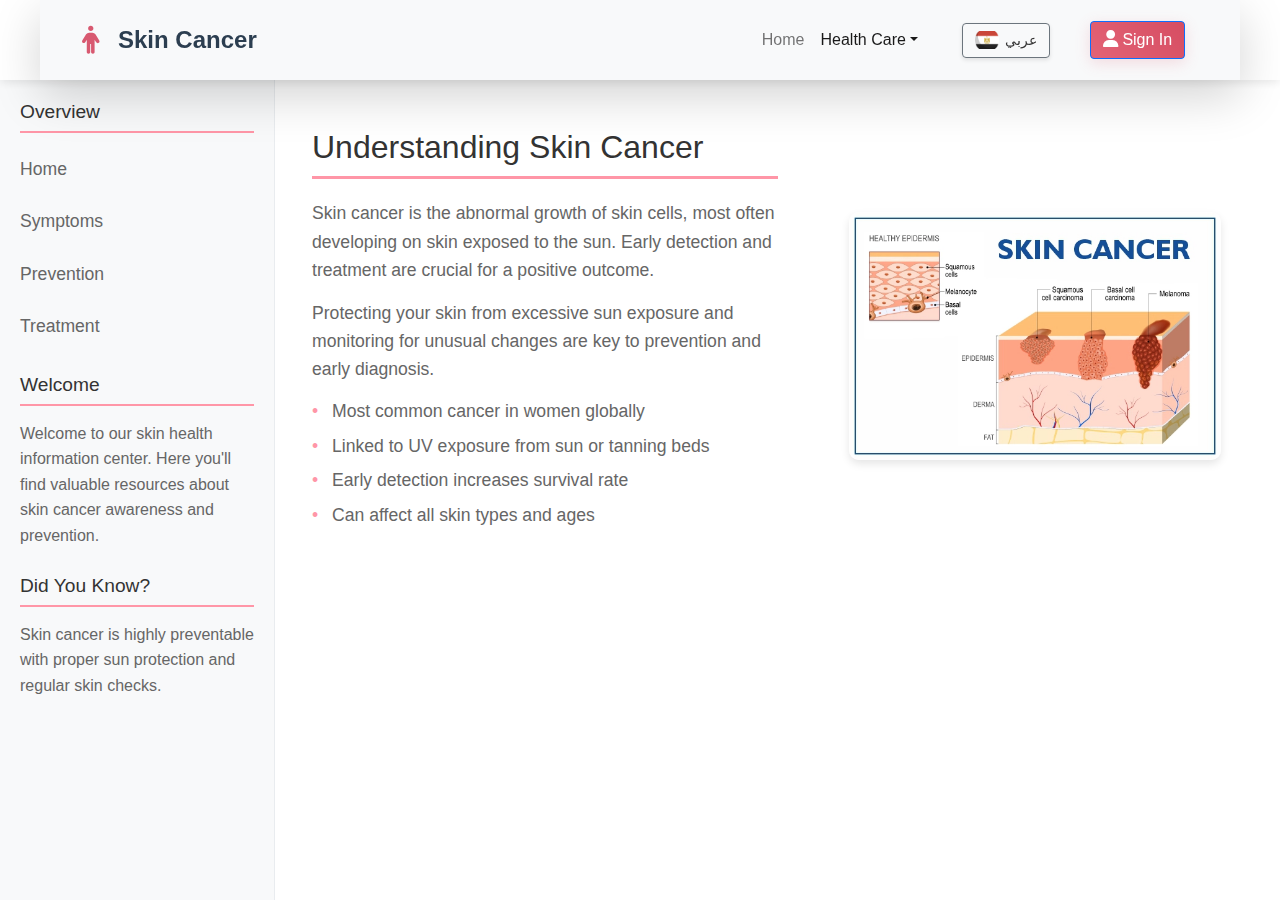
<file: skin.html>
<!DOCTYPE html>
<html lang="en" dir="ltr">
<head>
    <meta charset="UTF-8">
    <meta name="viewport" content="width=device-width, initial-scale=1.0">
    <link rel="icon" type="image/x-icon" href="image/favicon/skin-cancer.png">
    <title>Skin Cancer</title>
    <!-- CSS File -->
    <link rel="stylesheet" href="css/index.css">
    <link rel="stylesheet" href="css/heart.css">
    <!-- Font Awesome for icons -->
    <link rel="stylesheet" href="https://cdnjs.cloudflare.com/ajax/libs/font-awesome/6.0.0/css/all.min.css">
    <!-- Bootstrap CSS -->
    <link href="bootstrap-5.3.6-dist/css/bootstrap.min.css" rel="stylesheet">
</head>
<body>
    <!-- Start Header -->
    <header>
        <nav class="navbar navbar-expand-lg navbar-light bg-light shadow-lg ">
            <div class="container">
                <a class="navbar-brand d-flex align-items-center logo" href="index.html">
                    <i class="fa-solid fa-person me-2 fa-xl" style="color: #d85970;"></i>
                    <span data-i18n="skinCancer">Skin Cancer</span>
                </a>
                <button class="navbar-toggler" type="button" data-bs-toggle="collapse" data-bs-target="#navbarNav" aria-controls="navbarNav" aria-expanded="false" aria-label="Toggle navigation">
                    <span class="navbar-toggler-icon"></span>
                </button>
                <div class="collapse navbar-collapse" id="navbarNav">
                    <ul class="navbar-nav ms-auto mb-2 mb-lg-0 nav-links">
                        <li class="nav-item"><a href="index.html" class="nav-link" data-i18n="home">Home</a></li>
                        <li class="nav-item dropdown">
                            <a class="nav-link dropdown-toggle active" href="#" id="healthCareDropdown" role="button" data-bs-toggle="dropdown" aria-expanded="false">Health Care</a>
                            <ul class="dropdown-menu" aria-labelledby="healthCareDropdown">
                                <li><a class="dropdown-item" href="heart.html" data-i18n="heartDisease">Heart Disease</a></li>
                                <li><a class="dropdown-item" href="brest.html" data-i18n="breastCancer">Breast Cancer</a></li>
                                <li><a class="dropdown-item" href="skin.html" data-i18n="skinCancer">Skin Cancer</a></li>
                            </ul>
                        </li>
                    </ul>
                    <div class="d-flex align-items-center ms-lg-3 nav-right">
                        <div class="language-switcher me-2">
                            <button class="lang-toggle-btn btn btn-outline-secondary">
                                <div class="flag-wrapper en active">
                                    <img src="image/flags/egypt.png" alt="Arabic" class="flag-icon" data-lang="ar">
                                    <span class="flag-name" data-i18n="arabic">عربي</span>
                                </div>
                                <div class="flag-wrapper ar">
                                    <img src="image/flags/uk.png" alt="English" class="flag-icon" data-lang="en">
                                    <span class="flag-name" data-i18n="english">English</span>
                                </div>
                            </button>
                        </div>
                         <div class="sign-in-btn">
                            <button id="openLoginPopup" class="signin-link btn btn-primary">
                                <i class="fas fa-user"></i> 
                                <span data-i18n="signIn">Log in</span>
                            </button>
                        </div>
                    </div>
                </div>
            </div>
        </nav>
    </header>

    <!-- Start Main Section -->
    <section class="main-content">
        <div class="container">
            <div class="row heart-info">
                <div class="col-12 col-md-6 text-content">
                    <h2 data-i18n="skinTitle">Understanding Skin Cancer</h2>
                    <p data-i18n="skinIntro">Skin cancer is the abnormal growth of skin cells, most often developing on skin exposed to the sun. Early detection and treatment are crucial for a positive outcome.</p>
                    <p data-i18n="skinDescription">Protecting your skin from excessive sun exposure and monitoring for unusual changes are key to prevention and early diagnosis.</p>
                    <ul class="heart-facts">
                        <li data-i18n="mostCommonCancer">Most common type of cancer worldwide</li>
                        <li data-i18n="uvExposure">Linked to UV exposure from sun or tanning beds</li>
                        <li data-i18n="earlyDetection">Early detection greatly improves prognosis</li>
                        <li data-i18n="allSkinTypes">Can affect all skin types and ages</li>
                    </ul>
                </div>
                <div class="col-12 col-md-6 image-gallery">
                    <img src="image/skin/skin-cancer-overview.webp" alt="Skin Cancer Awareness" data-i18n-alt="skinCancerAwarenessAlt" class="img-fluid">
                </div>
            </div>
        </div>
    </section>
    <!-- End Main Section -->

    <!-- Symptoms Section -->
    <section class="symptoms-content" style="display: none;">
        <div class="container">
            <div class="row heart-info">
                <div class="col-12 col-md-6 text-content">
                    <h2 data-i18n="skinSymptoms">Skin Cancer Symptoms</h2>
                    <p data-i18n="skinCommonSymptoms">Common symptoms of skin cancer include:</p>
                    <ul class="symptoms-list">
                        <li><i class="fa-solid fa-circle-exclamation"></i> <span data-i18n="newGrowth">A new growth or sore that doesn't heal</span></li>
                        <li><i class="fa-solid fa-circle-exclamation"></i> <span data-i18n="changingMole">A mole or spot that changes in size, shape, or color</span></li>
                        <li><i class="fa-solid fa-circle-exclamation"></i> <span data-i18n="irregularBorders">Irregular, ragged, or blurred borders on a mole</span></li>
                        <li><i class="fa-solid fa-circle-exclamation"></i> <span data-i18n="itchingBleeding">Itching, tenderness, or bleeding on the skin</span></li>
                        <li><i class="fa-solid fa-circle-exclamation"></i> <span data-i18n="asymmetry">Asymmetry in a mole or spot</span></li>
                    </ul>
                    <div class="warning-box">
                        <p><strong data-i18n="warning">Warning:</strong> <span data-i18n="skinWarningMessage">If you notice any suspicious changes in your skin, consult a healthcare provider promptly.</span></p>
                    </div>
                </div>
                <div class="col-12 col-md-6 image-gallery">
                    <img src="image/skin/symo.jpg" alt="Skin Cancer Symptoms" data-i18n-alt="skinCancerSymptomsAlt" class="img-fluid">
                </div>
            </div>
        </div>
    </section>

    <!-- Prevention Section -->
    <section class="prevention-content" style="display: none;">
        <div class="container">
            <div class="row heart-info">
                <div class="col-12 col-md-6 text-content">
                    <h2 data-i18n="skinPreventionTitle">Skin Cancer Prevention</h2>
                    <p data-i18n="skinPreventionDesc">You can reduce your risk of skin cancer by following these prevention strategies:</p>
                    <ul class="prevention-list">
                        <li><i class="fa-solid fa-sun"></i> <span data-i18n="useSunscreen">Use broad-spectrum sunscreen daily</span></li>
                        <li><i class="fa-solid fa-hat-cowboy"></i> <span data-i18n="protectiveClothing">Wear protective clothing and hats</span></li>
                        <li><i class="fa-solid fa-shade"></i> <span data-i18n="seekShade">Seek shade during peak sun hours</span></li>
                        <li><i class="fa-solid fa-ban-smoking"></i> <span data-i18n="avoidTanningBeds">Avoid tanning beds</span></li>
                        <li><i class="fa-solid fa-magnifying-glass"></i> <span data-i18n="regularSkinChecks">Perform regular skin self-exams</span></li>
                    </ul>
                    <div class="info-box">
                        <p><strong data-i18n="tip">Tip:</strong> <span data-i18n="skinPreventionTip">See a dermatologist annually for a professional skin check.</span></p>
                    </div>
                </div>
                <div class="col-12 col-md-6 image-gallery">
                    <img src="image/skin/prev.png" alt="Skin Cancer Prevention" data-i18n-alt="skinCancerPreventionAlt" class="img-fluid">
                </div>
            </div>
        </div>
    </section>

    <!-- Treatment Section -->
    <section class="treatment-content" style="display: none;">
        <div class="container">
            <div class="row heart-info">
                <div class="col-12 col-md-6 text-content">
                    <h2 data-i18n="skinTreatmentTitle">Skin Cancer Treatment</h2>
                    <p data-i18n="skinTreatmentDesc">Treatment depends on the type and stage of skin cancer. Common approaches include:</p>
                    <ul class="treatment-list">
                        <li><i class="fa-solid fa-syringe"></i> <span data-i18n="surgery">Surgical removal of the cancerous tissue</span></li>
                        <li><i class="fa-solid fa-radiation"></i> <span data-i18n="radiation">Radiation therapy</span></li>
                        <li><i class="fa-solid fa-pills"></i> <span data-i18n="medications">Topical or oral medications</span></li>
                        <li><i class="fa-solid fa-user-doctor"></i> <span data-i18n="regularMonitoring">Regular follow-up and skin checks</span></li>
                    </ul>
                    <div class="treatment-box">
                        <p><strong data-i18n="important">Important:</strong> <span data-i18n="skinTreatmentNote">Early treatment is highly effective. Always follow your healthcare provider's advice.</span></p>
                    </div>
                </div>
                <div class="col-12 col-md-6 image-gallery">
                    <img src="image/skin/treat.jpg" alt="Skin Cancer Treatment" data-i18n-alt="skinCancerTreatmentAlt" class="img-fluid">
                </div>
            </div>
        </div>
    </section>

    <!-- Start Aside -->
    <div class="aside" id="sidebar">
        <div class="sidebar">
            <h3 data-i18n="overview">Overview</h3>
            <ul>
                <li><a href="#home" class="home-link" data-i18n="home">Home</a></li>
                <li><a href="#symptoms" data-i18n="symptoms">Symptoms</a></li>
                <li><a href="#prevention" data-i18n="prevention">Prevention</a></li>
                <li><a href="#treatment" data-i18n="treatment">Treatment</a></li>
            </ul>

            <h3 data-i18n="welcome">Welcome</h3>
            <p data-i18n="skinWelcomeMessage">Welcome to our skin health information center. Here you'll find valuable resources about skin cancer awareness and prevention.</p>

            <h3 data-i18n="didYouKnow">Did You Know?</h3>
            <p data-i18n="skinAwarenessFact">Skin cancer is highly preventable with proper sun protection and regular skin checks.</p>
        </div>
    </div>
    <!-- End Aside -->

    <!-- Update Script -->
    <script>
    document.addEventListener('DOMContentLoaded', function() {
        const mainContent = document.querySelector('.main-content');
        const symptomsContent = document.querySelector('.symptoms-content');
        const preventionContent = document.querySelector('.prevention-content');
        const treatmentContent = document.querySelector('.treatment-content');
        const menuIcon = document.querySelector('.menu-icon');
        const sidebar = document.getElementById('sidebar');
        const navbarToggler = document.querySelector('.navbar-toggler');

        function hideAllSections() {
            mainContent.style.display = 'none';
            symptomsContent.style.display = 'none';
            preventionContent.style.display = 'none';
            treatmentContent.style.display = 'none';
        }

        // Handle window resize
        function handleResize() {
            if (window.innerWidth > 768) {
                sidebar.classList.remove('hidden');
                sidebar.style.display = 'block';
            } else {
                sidebar.classList.add('hidden');
            }
        }

        // Initial check
        handleResize();

        // Listen for window resize
        window.addEventListener('resize', handleResize);

        // Toggle sidebar on Bootstrap navbar toggler click (mobile only)
        if (navbarToggler) {
            navbarToggler.addEventListener('click', function(e) {
                if (window.innerWidth <= 768) {
                    e.stopPropagation();
                    sidebar.classList.toggle('hidden');
                }
            });
        }

        // Hide sidebar when clicking outside (mobile only)
        document.addEventListener('click', function(event) {
            if (window.innerWidth <= 768 && 
                !sidebar.contains(event.target) && 
                !navbarToggler.contains(event.target)) {
                sidebar.classList.add('hidden');
            }
        });

        // Prevent clicks inside sidebar from closing it
        sidebar.addEventListener('click', function(e) {
            e.stopPropagation();
        });

        // Handle navigation clicks
        const links = sidebar.querySelectorAll('a');
        links.forEach(link => {
            link.addEventListener('click', function() {
                if (window.innerWidth <= 768) {
                    sidebar.classList.add('hidden');
                }
            });
        });

        // Content handlers remain the same
        const homeLink = document.querySelector('.home-link');
        homeLink.addEventListener('click', function(e) {
            e.preventDefault();
            hideAllSections();
            mainContent.style.display = 'block';
        });

        const symptomsLink = document.querySelector('a[href="#symptoms"]');
        symptomsLink.addEventListener('click', function(e) {
            e.preventDefault();
            hideAllSections();
            symptomsContent.style.display = 'block';
        });

        const preventionLink = document.querySelector('a[href="#prevention"]');
        preventionLink.addEventListener('click', function(e) {
            e.preventDefault();
            hideAllSections();
            preventionContent.style.display = 'block';
        });

        const treatmentLink = document.querySelector('a[href="#treatment"]');
        treatmentLink.addEventListener('click', function(e) {
            e.preventDefault();
            hideAllSections();
            treatmentContent.style.display = 'block';
        });
    });
    </script>

    <!-- Add before closing body tag -->
    <script src="js/translations.js"></script>
    <script>
        document.addEventListener('DOMContentLoaded', function() {
            const langButton = document.querySelector('.lang-toggle-btn');
            const flagWrappers = document.querySelectorAll('.flag-wrapper');
            const htmlElement = document.documentElement;
            
            // Set initial language
            const savedLang = localStorage.getItem('language') || 'en';
            updateLanguage(savedLang);
            
            langButton.addEventListener('click', function() {
                const currentLang = htmlElement.lang;
                const newLang = currentLang === 'en' ? 'ar' : 'en';
                updateLanguage(newLang);
                localStorage.setItem('language', newLang);
                
                // Update button aria-label
                const newLabel = newLang === 'en' ? 'Switch to Arabic' : 'Switch to English';
                this.setAttribute('aria-label', newLabel);
            });
            
            function updateLanguage(lang) {
                // Update active flag wrapper
                flagWrappers.forEach(wrapper => {
                    if (wrapper.classList.contains(lang)) {
                        wrapper.classList.add('active');
                        wrapper.style.display = 'flex';
                    } else {
                        wrapper.classList.remove('active');
                        wrapper.style.display = 'none';
                    }
                });
                
                // Set document direction and language
                htmlElement.lang = lang;
                htmlElement.dir = lang === 'ar' ? 'rtl' : 'ltr';
                
                // Update all translations
                document.querySelectorAll('[data-i18n]').forEach(element => {
                    const key = element.dataset.i18n;
                    if (translations[lang] && translations[lang][key]) {
                        if (element.tagName === 'INPUT') {
                            if (element.type === 'text' || element.type === 'number') {
                                element.placeholder = translations[lang][key];
                            }
                        } else {
                            element.textContent = translations[lang][key];
                        }
                    }
                });
            }
        });
    </script>
    <!-- Add Bootstrap JS Bundle (with Popper) -->
    <script src="bootstrap-5.3.6-dist/js/bootstrap.bundle.min.js"></script>
</body>
</html>
</file>
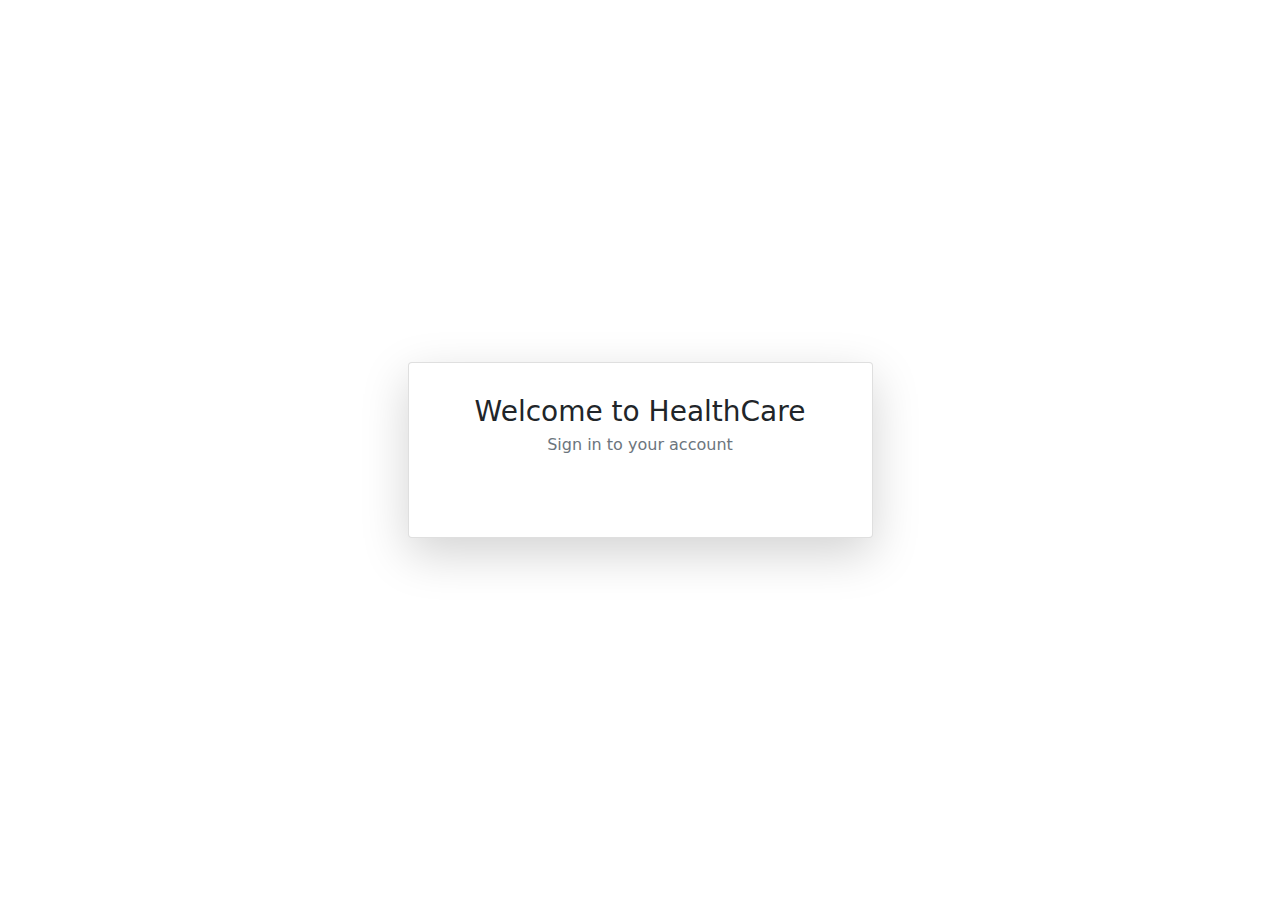
<file: Login_page/login.html>
<!DOCTYPE html>
<html lang="en">
<head>
    <meta charset="UTF-8">
    <meta name="viewport" content="width=device-width, initial-scale=1.0">
    <title>Login / Sign Up - HealthCare</title>
    <!-- Favicon -->
    <link rel="icon" href="/image/favicon/hospital-building.png" type="image/png">
    <!-- Bootstrap CSS -->
    <link href="/bootstrap-5.3.6-dist/css/bootstrap.min.css" rel="stylesheet">
    <!-- Font Awesome -->
    <link rel="stylesheet" href="https://cdnjs.cloudflare.com/ajax/libs/font-awesome/6.5.1/css/all.min.css">
    <link href="https://fonts.googleapis.com/css2?family=Poppins:wght@400;500;600&display=swap" rel="stylesheet">
    <!-- Google Identity Services -->
    <script>
        // Declare a variable in the global scope to store the response
        let googleCredentialResponse = null;

        // Define the Google Identity Services callback function in the global scope
        // The GSI script expects this function to be globally available.
        function handleCredentialResponse(response) {
            console.log("Encoded JWT ID token from HTML: " + response.credential);
            googleCredentialResponse = response; // Store the response
            // Directly call the processing function
            if (typeof processGoogleLoginResponse === 'function') {
                processGoogleLoginResponse(response);
            } else {
                console.error("processGoogleLoginResponse is not defined yet.");
            }
        }
    </script>
    <script src="https://accounts.google.com/gsi/client" async defer></script>
    <style>
        /* Initially hide the traditional login form */
        #loginForm { display: none !important; }

        /* Adjust card body padding if needed after removing form */
        #loginSection .card-body {
            padding-top: 2rem;
            padding-bottom: 2rem;
        }
         /* Ensure Google button is centered and prominent */
        #loginSection .d-grid.gap-2 {
             margin-top: 0; /* Remove margin added for 'or' divider */
        }
    </style>
</head>
<body>
    <div class="container d-flex justify-content-center align-items-center min-vh-100">
        <div class="col-12 col-md-8 col-lg-5">
            <!-- Login Form -->
            <!-- The traditional email/password form is now hidden via CSS -->
            <div id="loginSection" class="card shadow-lg">
                <div class="card-body">
                    <!-- Content for Google Sign-In -->
                    <div class="text-center mb-4">
                        <h1 class="h3 mb-1">Welcome to HealthCare</h1>
                        <p class="text-muted">Sign in to your account</p>
                    </div>
                     <!-- Removed the traditional login form -->
                    <!-- <form id="loginForm" action="/api/login" method="POST"> ... </form> -->

                    <div class="d-grid gap-2">
                         <!-- Google Sign-In Button - replace with Google's button or use One Tap -->
                         <!-- Using a simple button for now, will add Google JS integration -->
                         <!-- Google One Tap or other GSI elements can be placed here -->
                         <!-- Example using data-attributes for automatic rendering -->
                         <div id="g_id_onload"
                             data-client_id="1079807273598-30ckhicnf0frv26r17q84putrh9946md.apps.googleusercontent.com"
                             data-callback="handleCredentialResponse"
                             data-auto_prompt="false">
                         </div>

                         <!-- Google Sign-In Button (Alternative using data-attributes) -->
                         <div class="g_id_signin"
                             data-type="standard"
                             data-size="large"
                             data-theme="outline"
                             data-text="continue_with"
                             data-shape="rectangular"
                             data-logo_alignment="left"
                             data-callback="handleCredentialResponse">
                         </div>

                    </div>
                     <div class="text-center mt-3">
                         <!-- Removed link to switch to signup from login -->
                     </div>
                </div>
            </div>
            <!-- Signup Form -->
            <div id="signupSection" class="card shadow-lg" style="display: none;">
                <div class="card-body">
                    <div class="text-center mb-4">
                        <h1 class="h3 mb-1">Create your account</h1>
                        <p class="text-muted">Join HealthCare for better healthcare services</p>
                    </div>
                    <form id="signupForm">
                        <div class="mb-3">
                            <label for="signupName" class="form-label">Name</label>
                            <input type="text" id="signupName" name="name" class="form-control" placeholder="Enter your name" required autocomplete="name">
                            <div class="text-danger mt-1" id="signupNameError"></div>
                        </div>
                        <div class="mb-3">
                            <label for="signupEmail" class="form-label">Email</label>
                            <input type="email" id="signupEmail" name="email" class="form-control" placeholder="Enter your email" required autocomplete="email">
                            <div class="text-danger mt-1" id="signupEmailError"></div>
                        </div>
                        <div class="mb-3">
                            <label for="signupPassword" class="form-label">Password</label>
                            <div class="input-group">
                                <input type="password" id="signupPassword" name="password" class="form-control" placeholder="Create a password" required autocomplete="new-password">
                                <button type="button" class="btn btn-outline-secondary" id="toggleSignupPassword">
                                    <i class="fa-solid fa-eye"></i>
                                </button>
                            </div>
                            <div class="text-danger mt-1" id="signupPasswordError"></div>
                        </div>
                        <button type="submit" class="btn btn-primary w-100">Create account</button>
                        <div class="text-center mt-3">
                            Already have an account? <a href="#" id="switchToLogin">Log in</a>
                        </div>
                    </form>
                    <div class="divider d-flex align-items-center my-3">
                        <p class="text-center mx-3 mb-0">or</p>
                    </div>
                    <div class="d-grid gap-2">
                        <button type="button" class="btn btn-outline-danger google-btn">
                            <i class="fa-brands fa-google me-2"></i>
                            <span>Continue with Google</span>
                        </button>
                    </div>
                </div>
            </div>
            <!-- Forgot Password Form -->
            <div id="forgotSection" class="card shadow-lg" style="display: none;">
                <div class="card-body">
                    <div class="text-center mb-4">
                        <h1 class="h3 mb-1">Forgot Password</h1>
                        <p class="text-muted">Enter your email to reset your password</p>
                    </div>
                    <form id="forgotPasswordForm">
                        <div class="mb-3">
                            <label for="forgotEmail" class="form-label">Email</label>
                            <input type="email" id="forgotEmail" name="email" class="form-control" placeholder="Enter your email" required autocomplete="email">
                            <div class="text-danger mt-1" id="forgotEmailError"></div>
                        </div>
                        <button type="submit" class="btn btn-primary w-100">Reset Password</button>
                        <div class="text-center mt-3">
                            Remember your password? <a href="#" id="switchToLoginFromForgot">Log in</a>
                        </div>
                    </form>
                    <div class="divider d-flex align-items-center my-3">
                        <p class="text-center mx-3 mb-0">or</p>
                    </div>
                    <div class="d-grid gap-2">
                        <button type="button" class="btn btn-outline-danger google-btn">
                            <i class="fa-brands fa-google me-2"></i>
                            <span>Continue with Google</span>
                        </button>
                    </div>
                    <div class="text-success mt-3" id="forgotSuccessMsg" style="display:none;"></div>
                </div>
            </div>
            <!-- Profile Section -->
            <div id="profileSection" class="card shadow-lg" style="display: none;">
                <div class="card-body">
                    <div class="d-flex align-items-center mb-4">
                        <div class="flex-shrink-0 me-3">
                            <i class="fas fa-user fa-2x text-primary"></i>
                        </div>
                        <div class="flex-grow-1">
                            <h2 class="h5 mb-0" id="userEmail">Loading...</h2>
                            <p class="text-muted mb-0">Member since <span id="memberSince">Loading...</span></p>
                        </div>
                        <button class="btn btn-outline-secondary btn-sm" id="logoutBtn">
                            <i class="fas fa-sign-out-alt me-1"></i> Logout
                        </button>
                    </div>
                    <div>
                        <h3 class="h6 mb-3">Checkup History</h3>
                        <div id="historyList" class="list-group">
                            <!-- History items will be added here dynamically -->
                        </div>
                    </div>
                </div>
            </div>
        </div>
    </div>

    <!-- Bootstrap Bundle with Popper -->
    <script src="/bootstrap-5.3.6-dist/js/bootstrap.bundle.min.js"></script>
    <!-- Removed redundant script block - Logic moved to login.js -->
    
    <!-- Keep custom JS for now -->
    <script src="login.js"></script>
</body>
</html>
</file>
<file: css/heart.css>
/* =========================
   Global Styles
   ========================= */
* {
    margin: 0;
    padding: 0;
    box-sizing: border-box;
}

body {
    font-family: Arial, sans-serif;
    line-height: 1.6;
    color: #333;
    background-color: #F5F5F5;
    font-size: 1rem;
}

/* =========================
   Main Content Styles
   ========================= */
.main-content, .symptoms-content, .prevention-content, .treatment-content, .prediction-content {
    margin-top: 80px;
    margin-left: 300px;
    padding: 2rem 0;
}

.heart-info {
    align-items: center;
}

.text-content {
    padding: 1rem;
}

.text-content h2 {
    color: #333;
    font-size: 2rem;
    margin-bottom: 20px;
    border-bottom: 3px solid #FF96A7;
    padding-bottom: 10px;
}

.text-content p {
    color: #666;
    line-height: 1.6;
    margin-bottom: 15px;
    font-size: 1.1rem;
}

.heart-facts, .symptoms-list, .prevention-list, .treatment-list {
    list-style: none;
    margin: 1rem 0;
    padding: 0;
}

.heart-facts li, .symptoms-list li, .prevention-list li, .treatment-list li {
    color: #666;
    margin-bottom: 10px;
    line-height: 1.4;
    font-size: 1.1rem;
    position: relative;
    padding-left: 20px;
}

.heart-facts li:before {
    content: "•";
    color: #FF96A7;
    position: absolute;
    left: 0;
}

.image-gallery img {
    width: 100%;
    /* Set max-width less than 100% for large screens */
    max-width: 80%;
    max-height: 75vh; /* Ensure aspect ratio is maintained */
    border-radius: 10px;
    box-shadow: 0 4px 8px rgba(0,0,0,0.1);
    display: block; /* Make image a block element for centering */
    margin: 0 auto; /* Center the image */
}

/* =========================
   Warning and Info Boxes
   ========================= */
.warning-box, .info-box, .treatment-box {
    background-color: #FFFFFF;
    border-left: 4px solid #FF96A7;
    padding: 15px;
    margin: 20px 0;
    border-radius: 4px;
}

.warning-box p, .info-box p, .treatment-box p {
    margin: 0;
    color: #333;
    font-size: 1.1rem;
}

/* =========================
   Sidebar Styles
   ========================= */
.aside {
    position: fixed;
    left: 0;
    top: 80px;
    width: 275px;
    height: calc(100vh - 80px);
    background-color: #f8f9fa;
    border-right: 1px solid #e9ecef;
    overflow-y: auto;
    display: block;
}

/* RTL Support */
[dir="rtl"] .aside {
    left: auto;
    right: 0;
    border-right: none;
    border-left: 1px solid #e9ecef;
}

[dir="rtl"] .warning-box,
[dir="rtl"] .info-box,
[dir="rtl"] .treatment-box {
    border-left: none;
    border-right: 4px solid #FF96A7;
}

[dir="rtl"] .heart-facts li:before {
    left: auto;
    right: 0;
}

[dir="rtl"] .heart-facts {
    padding-left: 0;
    padding-right: 20px;
}

.sidebar {
    padding: 20px;
    display: block;
}

.sidebar h3 {
    color: #333;
    margin-top: 25px;
    margin-bottom: 15px;
    font-size: 1.2rem;
    border-bottom: 2px solid #FF96A7;
    padding-bottom: 8px;
    display: block;
}

.sidebar h3:first-child {
    margin-top: 0;
}

.sidebar ul {
    list-style: none;
    padding: 0;
    margin: 0;
}

.sidebar ul li {
    margin-bottom: 10px;
}

.sidebar ul li a {
    text-decoration: none;
    color: #666;
    transition: color 0.3s ease;
    display: block;
    padding: 8px 0;
    font-size: 1.1rem;
}

.sidebar ul li a:hover {
    color: #FF96A7;
}

.sidebar p {
    color: #666;
    line-height: 1.6;
    margin-bottom: 20px;
    display: block;
    font-size: 1rem;
    visibility: visible;
    opacity: 1;
}

/* Mobile Styles */
@media (max-width: 768px) {
    .aside {
        display: block; /* Make sidebar always visible on small screens */
        position: static; /* Change position from fixed to static */
        top: auto; /* Remove top positioning */
        width: 100%; /* Make sidebar take full width when static */
        height: auto; /* Allow height to be determined by content */
        max-height: none; /* Remove max height constraint */
        background-color: #f8f9fa; /* Set background color */
        box-shadow: none; /* Remove shadow */
        border: none; /* Remove borders */
        z-index: auto; /* Reset z-index */
        transition: none; /* Remove transition */
        left: auto; /* Remove left positioning */
    }

    .aside.hidden {
        display: block; /* Ensure sidebar is visible even with the 'hidden' class */
    }

    .aside:not(.hidden) {
        display: block; /* Show sidebar when not hidden */
        width: 100%; /* Ensure full width when shown */
        position: static; /* Ensure static position when shown */
        left: auto; /* Remove left positioning */
    }

    /* Adjust main content sections */
    .main-content, .symptoms-content, .prevention-content, .treatment-content, .prediction-content {
        margin-left: 0;
        margin-right: 0;
        padding: 1.5rem 1rem;
        margin-top: 1rem;
    }

    /* Add margin to main content when sidebar is NOT hidden on small screens */
    .aside:not(.hidden) ~ .main-content,
    .aside:not(.hidden) ~ .symptoms-content,
    .aside:not(.hidden) ~ .prevention-content,
    .aside:not(.hidden) ~ .treatment-content,
    .aside:not(.hidden) ~ .prediction-content { /* Added .prediction-content */
        margin-top: 20px;
    }

    .text-content {
        padding: 0; /* Remove padding */
        text-align: center; /* Center align text content */
    }

    .text-content h2 {
        font-size: 1.8rem; /* Decrease heading font size */
        margin-bottom: 1rem; /* Adjust margin */
        border-bottom: none; /* Remove border */
        padding-bottom: 0; /* Remove padding */
    }

    .text-content p {
        font-size: 1rem; /* Decrease paragraph font size */
        margin-bottom: 1rem; /* Adjust margin */
    }

    .heart-facts, .symptoms-list, .prevention-list, .treatment-list {
        margin: 1rem auto; /* Center list */
        text-align: left; /* Align list items to the left */
        width: fit-content; /* Shrink list width to content */
        padding-left: 20px; /* Add space for bullet */
    }

     .heart-facts li, .symptoms-list li, .prevention-list li, .treatment-list li {
        font-size: 1rem; /* Decrease list item font size */
        padding-left: 0; /* Remove inline padding, rely on ul padding */
     }

     .heart-facts li:before {
         left: 0; /* Ensure bullet is on the left */
     }

    .image-gallery {
        width: 80%; /* Adjust image container width */
        margin: 0 auto; /* Center image container */
    }

    .image-gallery img {
        width: 100%; /* Make image fill its container */
        height: auto; /* Maintain aspect ratio */
    }

    .warning-box, .info-box, .treatment-box {
        padding: 10px; /* Adjust padding */
        margin: 1.5rem 0; /* Adjust margin */
    }

    .warning-box p, .info-box p, .treatment-box p {
        font-size: 1rem; /* Decrease font size */
    }

    /* RTL support for small screens */
    [dir="rtl"] .main-content,
    [dir="rtl"] .symptoms-content,
    [dir="rtl"] .prevention-content,
    [dir="rtl"] .treatment-content {
        margin-left: 0; /* Remove left margin */
        margin-right: 0; /* Remove right margin */
    }

     [dir="rtl"] .heart-facts li:before {
        left: auto; /* Reset left */
        right: 0; /* Position bullet on the right */
     }

     [dir="rtl"] .heart-facts {
        padding-left: 0; /* Remove padding left */
        padding-right: 20px; /* Add padding right for bullet */
    }

     [dir="rtl"] .text-content {
         text-align: center; /* Center align text */
     }

    [dir="rtl"] .image-gallery {
        margin: 0 auto; /* Center image */
    }

     [dir="rtl"] .warning-box,
    [dir="rtl"] .info-box,
    [dir="rtl"] .treatment-box {
        border-left: 4px solid #FF96A7; /* Restore left border */
        border-right: none; /* Remove right border */
    }

     [dir="rtl"] .heart-facts, [dir="rtl"] .symptoms-list, [dir="rtl"] .prevention-list, [dir="rtl"] .treatment-list {
        text-align: right; /* Align list items to the right */
        padding-right: 20px; /* Add space for bullet */
        padding-left: 0; /* Remove padding */
     }

     [dir="rtl"] .heart-facts li, [dir="rtl"] .symptoms-list li, [dir="rtl"] .prevention-list li, [dir="rtl"] .treatment-list li {
        padding-right: 0; /* Remove inline padding, rely on ul padding */
     }

    /* RTL sidebar positioning */
    [dir="rtl"] .aside {
        left: auto; /* Reset left */
        right: -250px; /* Hide sidebar on the right */
        border-left: none; /* Remove left border */
        border-right: 1px solid #e9ecef; /* Add right border */
        transition: right 0.3s ease-in-out; /* Transition right property */
    }

    [dir="rtl"] .aside.hidden {
        right: -250px; /* Explicitly hidden on the right */
    }

    [dir="rtl"] .aside:not(.hidden) {
        right: 0; /* Show sidebar on the right */
    }
}

@media (max-width: 480px) {
    .container {
        width: 100%; /* Use full width */
        padding: 0 10px; /* Keep padding */
    }

     .main-content, .symptoms-content, .prevention-content, .treatment-content {
        padding: 1rem 0.5rem; /* Further adjust padding */
    }

     .text-content h2 {
        font-size: 1.5rem; /* Further decrease heading font size */
    }

    .text-content p {
        font-size: 0.9rem; /* Further decrease paragraph font size */
    }

    .heart-facts li, .symptoms-list li, .prevention-list li, .treatment-list li {
        font-size: 0.9rem; /* Further decrease list item font size */
    }

     .image-gallery {
        width: 95%; /* Adjust image container width */
    }

    /* Further adjustments for very small screens if needed */
    .main-content, .symptoms-content, .prevention-content, .treatment-content {
        padding: 1rem 0.5rem;
    }
}
</file>
<file: css/index.css>
/* =========================
   Reset and Base Styles
   ========================= */
* {
    margin: 0;
    padding: 0;
    box-sizing: border-box;
    font-family: 'Poppins', sans-serif;
}

html, body {
    /* overflow-x: hidden; */
    position: relative;
    width: 100%;
}

body {
    line-height: 1.6;
    color: #333;
    background-color: #f8f9fa;
}

/* =========================
   Header and Navigation Styles
   ========================= */
header {
    background: linear-gradient(45deg, #fff, #fff);
    box-shadow: 0 2px 10px rgba(0, 0, 0, 0.1);
    position: fixed;
    width: 100%;
    top: 0;
    z-index: 1000;
    transition: top 0.4s cubic-bezier(0.4,0,0.2,1), background 0.3s;
}

/* Hide header on scroll */
.header-hidden {
    top: -100px;
}

.collapse{
    padding-right: 0.8rem;
}

/* Arrow to top button */
#toTopBtn {
    position: fixed;
    left: 30px;
    bottom: 30px;
    z-index: 2000;
    background: linear-gradient(45deg, #e36376, #d64d62);
    color: #fff;
    border: none;
    border-radius: 50%;
    width: 48px;
    height: 48px;
    display: flex;
    align-items: center;
    justify-content: center;
    font-size: 1.5rem;
    box-shadow: 0 4px 15px rgba(227, 99, 118, 0.2);
    cursor: pointer;
    opacity: 0;
    pointer-events: none;
    transition: opacity 0.3s, transform 0.3s;
}
#toTopBtn.show {
    opacity: 1;
    pointer-events: auto;
    transform: translateY(0);
}

.navbar {
    max-width: 1200px;
    margin: 0 auto;
    padding-top: 22px;
    padding-bottom: 22px;
    padding-left: 1rem;
    padding-right: 1rem;
    display: flex;
    justify-content: space-between;
    align-items: center;
    flex-wrap: nowrap;
    position: relative;
    background: white;
}

.logo {
    display: flex;
    align-items: center;
    gap: 10px;
}

.logo i {
    color: #e36376;
    font-size: 28px;
}

.logo span {
    font-size: 24px;
    font-weight: 700;
    color: #2c3e50;
}

.nav-links a,
.navbar-nav .nav-link {
    text-decoration: none;
    color: #555;
    font-weight: 500;
    transition: color 0.3s;
}

.nav-links a:hover, 
.nav-links a.active,
.navbar-nav .nav-link:hover,
.navbar-nav .nav-link.active {
    color: #e36376;
}


/* Burger Menu Styles */
.burger-menu {
    display: none;
    background: transparent;
    border: none;
    cursor: pointer;
    padding: 0;
    z-index: 10;
    font-size: 1.5rem;
    color: #333;
}

.burger-menu i {
    transition: transform 0.3s ease;
}

/* Sign In Button Styles */
.sign-in-btn {
    margin-left: 2rem;
    white-space: nowrap;
}

.signin-link {
    display: inline-flex;
    align-items: center;
    gap: 8px;
    padding: 0.8rem 1.5rem;
    background: linear-gradient(45deg, #e36376, #d64d62);
    color: white;
    text-decoration: none;
    border-radius: 25px;
    font-weight: 500;
    transition: all 0.2s ease;
    box-shadow: 0 4px 15px rgba(227, 99, 118, 0.2);
    cursor: pointer;
    border: none;
    font-family: 'Poppins', sans-serif;
    font-size: 1rem;
    outline: none;
}

.signin-link i {
    font-size: 1.1rem;
}

.signin-link:hover {
    background: linear-gradient(45deg, #d64d62, #c43d52);
    box-shadow: 0 4px 15px rgba(227, 99, 118, 0.3);
    color: white;
}

.signin-link:active {
    background: linear-gradient(45deg, #c43d52, #b32d42);
    box-shadow: 0 2px 8px rgba(227, 99, 118, 0.2);
}

/* Language Switcher Styles */
.language-switcher {
    position: relative;
    margin-left: 20px;
}

.lang-toggle-btn {
    background: none;
    border: none;
    cursor: pointer;
    padding: 5px 12px;
    border-radius: 8px;
    display: flex;
    align-items: center;
    gap: 8px;
    background-color: #fff;
    box-shadow: 0 2px 4px rgba(0, 0, 0, 0.1);
    transition: transform 0.3s ease;
}

.lang-toggle-btn:hover {
    transform: scale(1.05);
}

.flag-wrapper {
    display: flex;
    align-items: center;
    gap: 6px;
    position: relative;
}

.flag-icon {
    width: 24px;
    height: 18px;
    object-fit: cover;
    border-radius: 4px;
}

.flag-name {
    font-size: 14px;
    font-weight: 500;
    color: #333;
    transition: opacity 0.3s ease;
}

.flag-wrapper:not(.active) {
    display: none;
}

.flag-wrapper.active {
    display: flex;
}

/* RTL support for language switcher */
[dir="rtl"] .language-switcher {
    margin-left: 0;
    margin-right: 20px;
}

[dir="rtl"] .lang-toggle-btn {
    flex-direction: row-reverse;
}

/* Mobile Navigation Styles */
@media screen and (max-width: 768px) {
    .navbar {
    }

    .logo {
        /* Keep flex display but potentially adjust gap or alignment if needed */
    }

    .nav-links {
        /* Default Bootstrap stacking behavior should be fine */
    }

    .sign-in-btn {
        margin-left: 0; /* Already present, keep it */
        margin-top: 1rem; /* Add some space above button when stacked */
        width: 100%; /* Make button full width when stacked */
        text-align: center; /* Center text in button */
    }

    .signin-link {
        padding: 0.6rem 1rem; /* Already present, keep it */
        font-size: 0.9rem; /* Already present, keep it */
        display: block; /* Make the anchor tag fill the button width */
    }

    /* Adjust Hero Section for small screens */
    .hero {
        flex-direction: column; /* Stack content and image */
        text-align: center; /* Center-align text content */
        padding: 3rem 1rem; /* Adjust padding */
        margin-top: 60px; /* Adjust margin-top considering fixed header */
    }

    .hero-content {
        flex: none; /* Remove flex-basis */
        margin-bottom: 2rem; /* Add space between content and image */
    }

    .hero h1 {
        font-size: 2.5rem; /* Decrease font size */
        margin-bottom: 1rem; /* Adjust margin */
    }

    .hero p {
        font-size: 1rem; /* Decrease font size */
        margin-bottom: 1.5rem; /* Adjust margin */
    }

    .cta-buttons {
        justify-content: center; /* Center buttons */
        gap: 0.8rem; /* Adjust gap between buttons */
    }

    .primary-btn, .secondary-btn {
        padding: 0.8rem 1.5rem; /* Adjust button padding */
        font-size: 0.9rem; /* Adjust button font size */
    }

    .hero-image {
        flex: none; /* Remove flex-basis */
    }

    .hero-image img {
        max-width: 80%; /* Decrease max-width of image */
        height: auto; /* Maintain aspect ratio */
    }

    /* Adjust Prediction Section for small screens */
    .prediction {
        padding: 4rem 1rem; /* Adjust padding */
    }

    .prediction-container {
        flex-direction: column; /* Stack content and visual */
        gap: 3rem; /* Adjust gap */
    }

    .prediction-content {
        flex: none; /* Remove flex-basis */
        text-align: center; /* Center-align text */
    }

    .prediction h2 {
        font-size: 2rem; /* Decrease font size */
        margin-bottom: 1rem; /* Adjust margin */
    }

    .prediction p {
        font-size: 1rem; /* Decrease font size */
        margin-bottom: 1.5rem; /* Adjust margin */
    }

    .prediction-features {
        text-align: left; /* Align list items to the left */
        margin-bottom: 1.5rem; /* Adjust margin */
    }

    .prediction-features li {
        justify-content: center; /* Center list items */
        font-size: 1rem; /* Decrease font size */
    }

    .predict-btn {
        padding: 0.8rem 1.5rem; /* Adjust button padding */
        font-size: 0.9rem; /* Adjust button font size */
    }

    .prediction-visual {
        flex: none; /* Remove flex-basis */
    }

    .prediction-card {
        padding: 2.5rem 1.5rem; /* Adjusted padding: increased top/bottom */
    }

    .prediction-card h3 {
        font-size: 1.3rem; /* Decrease font size */
        margin-bottom: 1.5rem; /* Adjust margin */
    }

    .factor-grid {
        grid-template-columns: 1fr; /* Change to a single column */
        gap: 1rem; /* Adjust gap */
    }

    .factor {
        min-width: auto; /* Allow factor cards to shrink */
        min-height: auto; /* Allow factor cards to shrink */
    }

    .card-front, .card-back {
         font-size: 1rem; /* Decrease font size */
         padding: 1rem; /* Adjust padding */
    }

    .factor-desc {
        font-size: 0.9rem; /* Decrease font size */
        padding: 0.25rem; /* Adjust padding */
    }


    /* Adjust Features Section for small screens */
    .features {
        padding: 1.5rem 3rem; /* Adjust padding */
    }

    .features h2 {
        font-size: 2rem; /* Decrease font size */
        margin-bottom: 2rem; /* Adjust margin */
    }

    .features-grid {
        gap: 1.5rem; /* Adjust gap */
    }

    .feature-card {
        padding: 1.5rem; /* Adjust padding */
    }

    .feature-card i {
        font-size: 2rem; /* Decrease icon size */
    }

    .feature-card h3 {
        font-size: 1.2rem; /* Decrease font size */
    }

    /* Adjust About Section for small screens */
    .about {
        flex-direction: column; /* Stack content and image */
        gap: 3rem; /* Adjust gap */
        padding: 2.5rem 1rem; /* Adjust padding */
    }

    .about-content {
        flex: none; /* Remove flex-basis */
        text-align: center; /* Center-align text */
    }

    .about h2 {
        font-size: 2rem; /* Decrease font size */
        margin-bottom: 1rem; /* Adjust margin */
    }

    .about p {
        font-size: 1rem; /* Decrease font size */
        margin-bottom: 1.5rem; /* Adjust margin */
    }

    .benefits {
        text-align: left; /* Align list items to the left */
        margin-top: 1.5rem; /* Adjust margin */
    }

    .benefits li {
         justify-content: center; /* Center list items */
         font-size: 1rem; /* Decrease font size */
    }

    .about-image {
        flex: none; /* Remove flex-basis */
    }

    .about-image img {
        width: 100%; /* Make image full width */
        margin-top: 0; /* Remove top margin */
    }

    /* Adjust Footer for small screens */
    footer {
        padding: 3rem 1rem 0.5rem; /* Adjust padding */
    }

    .footer-content {
        grid-template-columns: 1fr; /* Stack footer sections */
        gap: 2rem; /* Adjust gap */
        margin-bottom: 2rem; /* Adjust margin */
        text-align: center; /* Center-align text */
    }

    .social-links {
        justify-content: center; /* Center social icons */
    }
}

@media (max-width: 480px) {
    .navbar {
    }

    .logo span {
        font-size: 20px; /* Already present, keep it */
    }

    .signin-link {
        padding: 0.5rem 0.8rem; /* Already present, keep it */
        font-size: 0.8rem; /* Already present, keep it */
    }

    /* Further adjustments for very small screens if needed */
    .hero h1 {
        font-size: 2rem; /* Further decrease font size */
    }

    .hero p {
        font-size: 0.9rem; /* Further decrease font size */
    }

     .cta-buttons {
        flex-direction: column; /* Stack buttons */
        gap: 0.5rem; /* Adjust gap */
    }

    .primary-btn, .secondary-btn {
        padding: 0.7rem 1rem; /* Further adjust button padding */
        font-size: 0.8rem; /* Further adjust button font size */
        width: 80%; /* Make buttons narrower */
        margin: 0 auto; /* Center buttons */
    }

     .prediction h2, .features h2, .about h2 {
        font-size: 1.8rem; /* Further decrease section titles */
     }

    .prediction p, .features p, .about p {
        font-size: 0.9rem; /* Further decrease paragraph font size */
    }

    .prediction-features li, .benefits li {
        font-size: 0.9rem; /* Further decrease list item font size */
    }

    .prediction-card h3 {
        font-size: 1.1rem; /* Further decrease card title font size */
    }
}

/* =========================
   Hero Section
   ========================= */
.hero {
    margin-top: 80px;
    padding: 4rem 2rem;
    display: flex;
    align-items: center;
    justify-content: space-between;
    max-width: 1200px;
    margin: 80px auto 0;
    gap: 2rem;
}

.hero-content {
    flex: 1;
}

.hero h1 {
    font-size: 2.5rem;
    color: #2c3e50;
    margin-bottom: 1.5rem;
    line-height: 1.2;
}

.hero p {
    font-size: 1.2rem;
    color: #666;
    margin-bottom: 2rem;
}

.cta-buttons {
    display: flex;
    gap: 1rem;
}

.primary-btn, .secondary-btn {
    padding: 1rem 2rem;
    border-radius: 30px;
    text-decoration: none;
    font-weight: 500;
    transition: all 0.3s;
}

.primary-btn {
    background: #e36376;
    color: white;
}

.secondary-btn {
    background: transparent;
    border: 2px solid #e36376;
    color: #e36376;
}

.primary-btn:hover {
    background: #d64d62;
    transform: translateY(-2px);
}

.secondary-btn:hover {
    background: rgba(227, 99, 118, 0.1);
    transform: translateY(-2px);
}

.hero-image {
    flex: 1;
}

.hero-image img {
    width: 100%;
    max-width: 500px;
    border-radius: 10px;
    box-shadow: 0 10px 30px rgba(0, 0, 0, 0.1);
}

/* =========================
   Disease Prediction Section
   ========================= */
.prediction {
    padding: 6rem 5rem;
    background: linear-gradient(135deg, #fff5f6 0%, #fff 100%);
}

.prediction-container {
    max-width: 1200px;
    margin: 0 auto;
    display: flex;
    align-items: center;
    gap: 4rem;
}

.prediction-content {
    flex: 1;
}

.prediction h2 {
    font-size: 2.5rem;
    color: #2c3e50;
    margin-bottom: 1.5rem;
}

.prediction p {
    font-size: 1.1rem;
    color: #666;
    margin-bottom: 2rem;
    line-height: 1.6;
}

.prediction-features {
    list-style: none;
    margin-bottom: 2rem;
}

.prediction-features li {
    display: flex;
    align-items: center;
    gap: 1rem;
    margin-bottom: 1rem;
    font-size: 1.1rem;
    color: #2c3e50;
}

.prediction-features i {
    color: #e36376;
    font-size: 1.2rem;
}

.predict-btn {
    display: inline-block;
    padding: 1rem 2rem;
    background: #e36376;
    color: white;
    text-decoration: none;
    border-radius: 30px;
    font-weight: 500;
    transition: all 0.3s ease;
    box-shadow: 0 4px 15px rgba(227, 99, 118, 0.2);
}

.predict-btn:hover {
    transform: translateY(-2px);
    background: #d64d62;
    box-shadow: 0 6px 20px rgba(227, 99, 118, 0.3);
}

.prediction-visual {
    flex: 1;
}

.prediction-card {
    background: white;
    padding: 2rem; /* Reverted padding for larger screens */
    border-radius: 20px;
    box-shadow: 0 10px 30px rgba(0, 0, 0, 0.1);
}

.prediction-card h3 {
    color: #2c3e50;
    margin-bottom: 2rem;
    text-align: center;
    font-size: 1.5rem;
}

.factor-grid {
    display: grid;
    grid-template-columns: repeat(2, 1fr);
    gap: 1.5rem;
}

/* Health Factor Flip Cards */
.factor {
    background: none;
    border: none;
    cursor: pointer;
    display: flex;
    flex-direction: column;
    align-items: center;
    padding: 1rem;
    transition: background 0.2s;
    border-radius: 8px;
    perspective: 800px;
    min-width: 120px;
    min-height: 120px;
}
.factor:hover, .factor:focus {
    background: #f0f0f0;
    outline: none;
}
.factor .card-inner {
    position: relative;
    width: 100%;
    height: 100%;
    transition: transform 0.6s;
    transform-style: preserve-3d;
}
.factor.flipped .card-inner {
    transform: rotateY(180deg);
}
.card-front, .card-back {
    position: absolute;
    width: 100%;
    height: 100%;
    backface-visibility: hidden;
    display: flex;
    flex-direction: column;
    align-items: center;
    justify-content: center;
    font-size: 1.1rem;
    border-radius: 8px;
    background: #fff;
    box-shadow: 0 2px 8px rgba(0,0,0,0.04);
    padding: 1rem;
}
.card-back {
    transform: rotateY(180deg);
    color: #007bff;
    font-weight: 500;
}


.factor-desc {
    font-size: 1.08rem;
    font-weight: 500;
    color: #333;
    text-align: center;
    line-height: 1.5;
    display: block;
    padding: 0.5rem 0.25rem;
}

/* Features Section */
.features {
    padding: 4rem 2rem;
    background: white;
}

.features h2 {
    text-align: center;
    font-size: 2.5rem;
    color: #2c3e50;
    margin-bottom: 3rem;
}

.features-grid {
    display: grid;
    grid-template-columns: repeat(auto-fit, minmax(250px, 1fr));
    gap: 2rem;
    max-width: 1200px;
    margin: 0 auto;
}

.feature-card {
    padding: 2rem;
    text-align: center;
    background: white;
    border-radius: 10px;
    box-shadow: 0 5px 15px rgba(0, 0, 0, 0.05);
    transition: transform 0.3s;
}

.feature-card:hover {
    transform: translateY(-10px);
}

.feature-card i {
    font-size: 2.5rem;
    color: #e36376;
    margin-bottom: 1rem;
}

.feature-card h3 {
    color: #2c3e50;
    margin-bottom: 1rem;
}

/* =========================
   About Section
   ========================= */
.about {
    padding: 4rem 2rem;
    max-width: 1200px;
    margin: 0 auto;
    display: flex;
    align-items: center;
    gap: 4rem;
}

.about-content {
    flex: 1;
}

.about h2 {
    font-size: 2.5rem;
    color: #2c3e50;
    margin-bottom: 1.5rem;
}

.benefits {
    list-style: none;
    margin-top: 2rem;
}

.benefits li {
    margin-bottom: 1rem;
    display: flex;
    align-items: center;
    gap: 1rem;
}

.benefits i {
    color: #e36376;
}

.about-image {
    flex: 1;
}

.about-image img {
    width: 85%;
    margin-top: 55px;
    border-radius: 10px;
    box-shadow: 0 10px 30px rgba(0, 0, 0, 0.1);
}

/* Footer */
footer {
    background: #2c3e50;
    color: white;
    padding: 4rem 2rem 1rem;
}

.footer-content {
    max-width: 1200px;
    margin: 0 auto;
    display: grid;
    grid-template-columns: repeat(auto-fit, minmax(250px, 1fr));
    gap: 3rem;
    margin-bottom: 3rem;
}

.footer-section h3 {
    margin-bottom: 1.5rem;
}

.footer-section ul {
    list-style: none;
}

.footer-section ul li {
    margin-bottom: 0.5rem;
}

.footer-section a {
    color: white;
    text-decoration: none;
    transition: color 0.3s;
}

.footer-section a:hover {
    color: #e36376;
}

.social-links {
    display: flex;
    gap: 1rem;
}

.social-links a {
    width: 40px;
    height: 40px;
    border-radius: 50%;
    background: rgba(255, 255, 255, 0.1);
    display: flex;
    align-items: center;
    justify-content: center;
    transition: background 0.3s;
}

.social-links a:hover {
    background: #e36376;
}

.footer-bottom {
    text-align: center;
    padding-top: 2rem;
    border-top: 1px solid rgba(255, 255, 255, 0.1);
}

/* Popup Styles */
.popup-overlay {
    position: fixed;
    top: 0;
    left: 0;
    width: 100%;
    height: 100%;
    background: rgba(0, 0, 0, 0.4);
    backdrop-filter: blur(4px);
    display: none;
    align-items: center;
    justify-content: center;
    z-index: 1000;
    opacity: 0;
    transition: opacity 0.3s ease;
}

.popup-overlay.active {
    display: flex;
    opacity: 1;
}

.popup-content {
    position: relative;
    width: 400px;
    height: 600px;
    max-width: 95vw;
    max-height: 95vh;
    background: #fff;
    border-radius: 16px;
    overflow-y: auto;
    display: flex;
    flex-direction: column;
    box-shadow: 0 8px 32px rgba(0,0,0,0.18);
    padding: 0;
}

.popup-overlay.active .popup-content {
    transform: translateY(0);
}

.popup-content iframe {
    width: 100%;
    height: 100%;
    border: none;
    background: transparent;
    flex: 1 1 auto;
    min-height: 0;
}

/* Hide scrollbar for Chrome, Safari and Opera */
.popup-content iframe::-webkit-scrollbar {
    display: none;
}

/* Hide scrollbar for IE, Edge and Firefox */
.popup-content iframe {
    -ms-overflow-style: none;  /* IE and Edge */
    scrollbar-width: none;  /* Firefox */
}

.close-popup {
    position: absolute;
    top: 1rem;
    right: 1rem;
    background: none;
    border: none;
    font-size: 1.25rem;
    color: #666;
    cursor: pointer;
    padding: 0.5rem;
    transition: color 0.2s;
    z-index: 2;
}

.close-popup:hover {
    color: #e36376;
}

@media (max-width: 480px) {
    .popup-content {
        width: 100vw;
        height: 100vh;
        max-width: 100vw;
        max-height: 100vh;
        border-radius: 0;
    }
    .close-popup {
        top: 12px;
        right: 12px;
        width: 28px;
        height: 28px;
    }
}

.navbar-nav .nav-link {
    padding-top: 20px;
    padding-bottom: 20px;
}
</file>
<file: css/checkups.css>
/* Reset and Base Styles */
* {
    margin: 0;
    padding: 0;
    box-sizing: border-box;
    font-family: 'Poppins', sans-serif;
}

body {
    line-height: 1.6;
    color: #333;
    background-color: #f8f9fa;
}

/* Header Styles */
header {
    background: white;
    box-shadow: 0 2px 10px rgba(0, 0, 0, 0.1);
    position: fixed;
    width: 100%;
    top: 0;
    z-index: 1000;
}

.navbar {
    max-width: 1200px;
    margin: 0 auto;
    padding: 1rem;
    display: flex;
    justify-content: space-between;
    align-items: center;
    flex-wrap: nowrap;
}

.logo {
    display: flex;
    align-items: center;
    gap: 10px;
}

.logo i {
    color: #e36376;
    font-size: 28px;
}

.logo span {
    font-size: 24px;
    font-weight: 700;
    color: #2c3e50;
}

.nav-links {
    display: flex;
    gap: 2rem;
    list-style: none;
    margin: 0;
    padding: 0;
}

.nav-links a {
    text-decoration: none;
    color: #555;
    font-weight: 500;
    transition: color 0.3s;
}

.nav-links a:hover, .nav-links a.active {
    color: #e36376;
}

/* Language Switcher Styles */
.language-switcher {
    display: flex;
    align-items: center;
    margin: 0 1rem;
}

.flag-container {
    position: relative;
    width: 60px;
    height: 40px;
    overflow: hidden;
    border-radius: 4px;
    box-shadow: 0 2px 4px rgba(0, 0, 0, 0.1);
}

.flag {
    position: absolute;
    top: 0;
    left: 0;
    width: 100%;
    height: 100%;
    object-fit: cover;
    cursor: pointer;
    transition: opacity 0.3s ease, transform 0.3s ease;
}

.flag:not(.active) {
    opacity: 0;
    pointer-events: none;
}

.flag.active {
    opacity: 1;
    pointer-events: auto;
}

.flag:hover {
    transform: scale(1.05);
}

/* Sign In Button Styles */
.sign-in-btn {
    margin-left: 2rem;
    white-space: nowrap;
}

.signin-link {
    display: inline-flex;
    align-items: center;
    gap: 8px;
    padding: 0.8rem 1.5rem;
    background: linear-gradient(45deg, #e36376, #d64d62);
    color: white;
    text-decoration: none;
    border-radius: 25px;
    font-weight: 500;
    transition: all 0.3s ease;
    box-shadow: 0 4px 15px rgba(227, 99, 118, 0.2);
}

.signin-link i {
    font-size: 1.1rem;
}

.signin-link:hover {
    transform: translateY(-2px);
    box-shadow: 0 6px 20px rgba(227, 99, 118, 0.3);
}

/* RTL Support */
[dir="rtl"] {
    text-align: right;
}

[dir="rtl"] .navbar {
    flex-direction: row-reverse;
}

[dir="rtl"] .nav-links {
    margin-right: 0;
    margin-left: auto;
}

[dir="rtl"] .sign-in-btn {
    margin-right: auto;
    margin-left: 0;
}

/* Container Styles */
.container {
    max-width: 1200px;
    margin: 80px auto 0;
    padding: 2rem;
}

h1 {
    text-align: center;
    color: var(--dark-color);
    margin-bottom: 2rem;
}

h2 {
    color: var(--dark-color);
    margin-bottom: 1.5rem;
}

/* Form Styles */
.personal-info, .disease-selection, .symptom-list {
    margin-bottom: 2rem;
}

.info-item, .disease-option, .symptom-item {
    margin-bottom: 1rem;
}

label {
    display: block;
    margin-bottom: 0.5rem;
    color: var(--dark-color);
    font-weight: 500;
}

input[type="number"],
input[type="radio"],
input[type="checkbox"] {
    margin-right: 0.5rem;
}

input[type="number"] {
    width: 100%;
    padding: 0.8rem;
    border: 1px solid #ddd;
    border-radius: 5px;
    font-size: 1rem;
    transition: border-color 0.3s ease;
}

input[type="number"]:focus {
    outline: none;
    border-color: var(--primary-color);
    box-shadow: 0 0 5px rgba(255, 105, 180, 0.2);
}

button[type="submit"] {
    background: linear-gradient(45deg, var(--primary-color), var(--secondary-color));
    color: var(--light-color);
    padding: 1rem 2rem;
    border: none;
    border-radius: 25px;
    font-size: 1.1rem;
    cursor: pointer;
    width: 100%;
    margin-top: 1rem;
    transition: transform 0.3s ease, box-shadow 0.3s ease;
}

button[type="submit"]:hover {
    transform: translateY(-2px);
    box-shadow: 0 4px 15px rgba(255, 105, 180, 0.3);
}

/* Hidden class for form visibility */
.hidden {
    display: none;
}

/* Responsive Design */
@media (max-width: 768px) {
    .container {
        padding: 1.5rem;
    }

    h1 {
        font-size: 2rem;
    }

    h2 {
        font-size: 1.5rem;
    }

    button[type="submit"] {
        padding: 0.8rem 1.5rem;
        font-size: 1rem;
    }
}

@media (max-width: 480px) {
    .container {
        width: 95%;
        padding: 1rem;
    }

    h1 {
        font-size: 1.8rem;
    }
}

.back-button {
    display: inline-flex;
    align-items: center;
    gap: 8px;
    padding: 10px 15px;
    background-color: #f0f0f0;
    color: #333;
    text-decoration: none;
    border-radius: 5px;
    margin-bottom: 20px;
    transition: background-color 0.3s ease;
}

.back-button:hover {
    background-color: #e0e0e0;
}

.back-button i {
    font-size: 16px;
}

/* Optimized Checkup List and Form Overlay Styles */
.checkup-container {
    width: 100vw;
    height: 100vh;
    margin: 0;
    padding: 0;
    background: #fff;
    display: flex;
    flex-direction: column;
    align-items: center;
    justify-content: center;
}

.checkup-title {
    text-align: center;
    font-size: 2.2rem;
    font-weight: 600;
    margin-bottom: 2rem;
    color: #e36376;
}

.checkup-list {
    display: flex;
    gap: 2rem;
    justify-content: center;
    flex-wrap: wrap;
}

.checkup-card {
    background: #f6f7fb;
    border-radius: 14px;
    box-shadow: 0 2px 12px rgba(0,0,0,0.06);
    padding: 2rem 1.5rem;
    width: 220px;
    text-align: center;
    transition: transform 0.2s, box-shadow 0.2s;
}

.checkup-card:hover {
    transform: translateY(-6px) scale(1.03);
    box-shadow: 0 6px 24px rgba(227,99,118,0.12);
}

.checkup-icon {
    font-size: 2.8rem;
    margin-bottom: 1rem;
}

.icon-heart { color: #e36376; }
.icon-breast { color: #ff96a7; }
.icon-skin { color: #4db6ac; }

.checkup-name {
    font-size: 1.3rem;
    font-weight: 600;
    margin-bottom: 0.5rem;
}

.checkup-desc {
    font-size: 1rem;
    color: #666;
    margin-bottom: 1.2rem;
}

.checkup-btn {
    padding: 0.7rem 1.5rem;
    border: none;
    border-radius: 8px;
    background: #e36376;
    color: #fff;
    font-size: 1rem;
    font-weight: 600;
    cursor: pointer;
    transition: background 0.2s;
}

.checkup-btn.breast { background: #ff96a7; }
.checkup-btn.skin { background: #4db6ac; }

.checkup-btn:hover { filter: brightness(0.95); }

.form-overlay {
    position: fixed;
    top: 0; left: 0; right: 0; bottom: 0;
    width: 100vw;
    height: 100vh;
    background: #fff;
    z-index: 1000;
    display: flex;
    flex-direction: column;
    align-items: center;
    justify-content: center;
}

.form-overlay form {
    background: #f6f7fb;
    border-radius: 0;
    box-shadow: none;
    padding: 2.5rem 8vw 2rem 8vw;
    max-width: 100vw;
    width: 100vw;
    height: 100vh;
    text-align: center;
    position: relative;
    box-sizing: border-box;
    overflow-x: auto;
    margin: 0;
}

.form-group {
    margin-bottom: 1.2rem;
    text-align: left;
}

.form-group label {
    display: block;
    font-weight: 500;
    margin-bottom: 0.4rem;
    color: #444;
    font-size: 1rem;
}

.form-overlay input[type="number"],
.form-overlay select {
    width: 100%;
    max-width: 400px;
    margin: 0 auto;
    display: block;
    padding: 0.7rem 1rem;
    border: 1.5px solid #e0e0e0;
    border-radius: 10px;
    font-size: 1rem;
    background: #fff;
    box-shadow: 0 1px 4px rgba(0,0,0,0.03);
    transition: border 0.2s, box-shadow 0.2s;
    outline: none;
}

.form-overlay input[type="number"]:focus,
.form-overlay select:focus {
    border: 1.5px solid #e36376;
    box-shadow: 0 2px 8px rgba(227,99,118,0.08);
}

.form-overlay input[type="number"]::-webkit-inner-spin-button,
.form-overlay input[type="number"]::-webkit-outer-spin-button {
    -webkit-appearance: none;
    margin: 0;
}

.form-overlay input[type="number"] {
    appearance: textfield;
}

.form-overlay .back-btn {
    position: absolute;
    top: 1.2rem;
    left: 1.2rem;
    background: #e36376;
    color: #fff;
    border: none;
    border-radius: 8px;
    padding: 0.5rem 1.2rem;
    font-size: 1rem;
    font-weight: 600;
    cursor: pointer;
    transition: background 0.2s;
}

.form-overlay .back-btn:hover {
    filter: brightness(0.95);
}

@media (max-width: 900px) {
    .checkup-list {
        flex-direction: column;
        align-items: center;
        gap: 1.2rem;
    }
    .checkup-card {
        width: 95vw;
        margin-bottom: 1.5rem;
        padding: 1.2rem 0.5rem;
        font-size: 0.98rem;
    }
    .form-overlay form {
        padding: 1.2rem 0.5rem 1rem 0.5rem;
        font-size: 1rem;
    }
    .form-group label {
        font-size: 1rem;
    }
    .form-overlay input[type="number"],
    .form-overlay select {
        font-size: 1rem;
        padding: 0.6rem 0.8rem;
        max-width: 98vw;
    }
    .checkup-title {
        font-size: 1.5rem;
    }
    .checkup-name {
        font-size: 1.1rem;
    }
    .checkup-btn {
        font-size: 0.98rem;
        padding: 0.6rem 1.1rem;
    }
}

@media (max-width: 600px) {
    .checkup-title {
        font-size: 1.2rem;
        margin-bottom: 1.2rem;
    }
    .checkup-card {
        width: 98vw;
        padding: 1rem 0.2rem;
        font-size: 0.95rem;
    }
    .form-overlay form {
        padding: 0.7rem 0.1rem 0.7rem 0.1rem;
        font-size: 0.98rem;
    }
    .form-group label {
        font-size: 0.98rem;
    }
    .form-overlay input[type="number"],
    .form-overlay select {
        font-size: 0.98rem;
        padding: 0.5rem 0.6rem;
        max-width: 98vw;
    }
    .checkup-btn {
        font-size: 0.95rem;
        padding: 0.5rem 0.8rem;
    }
}
</file>
